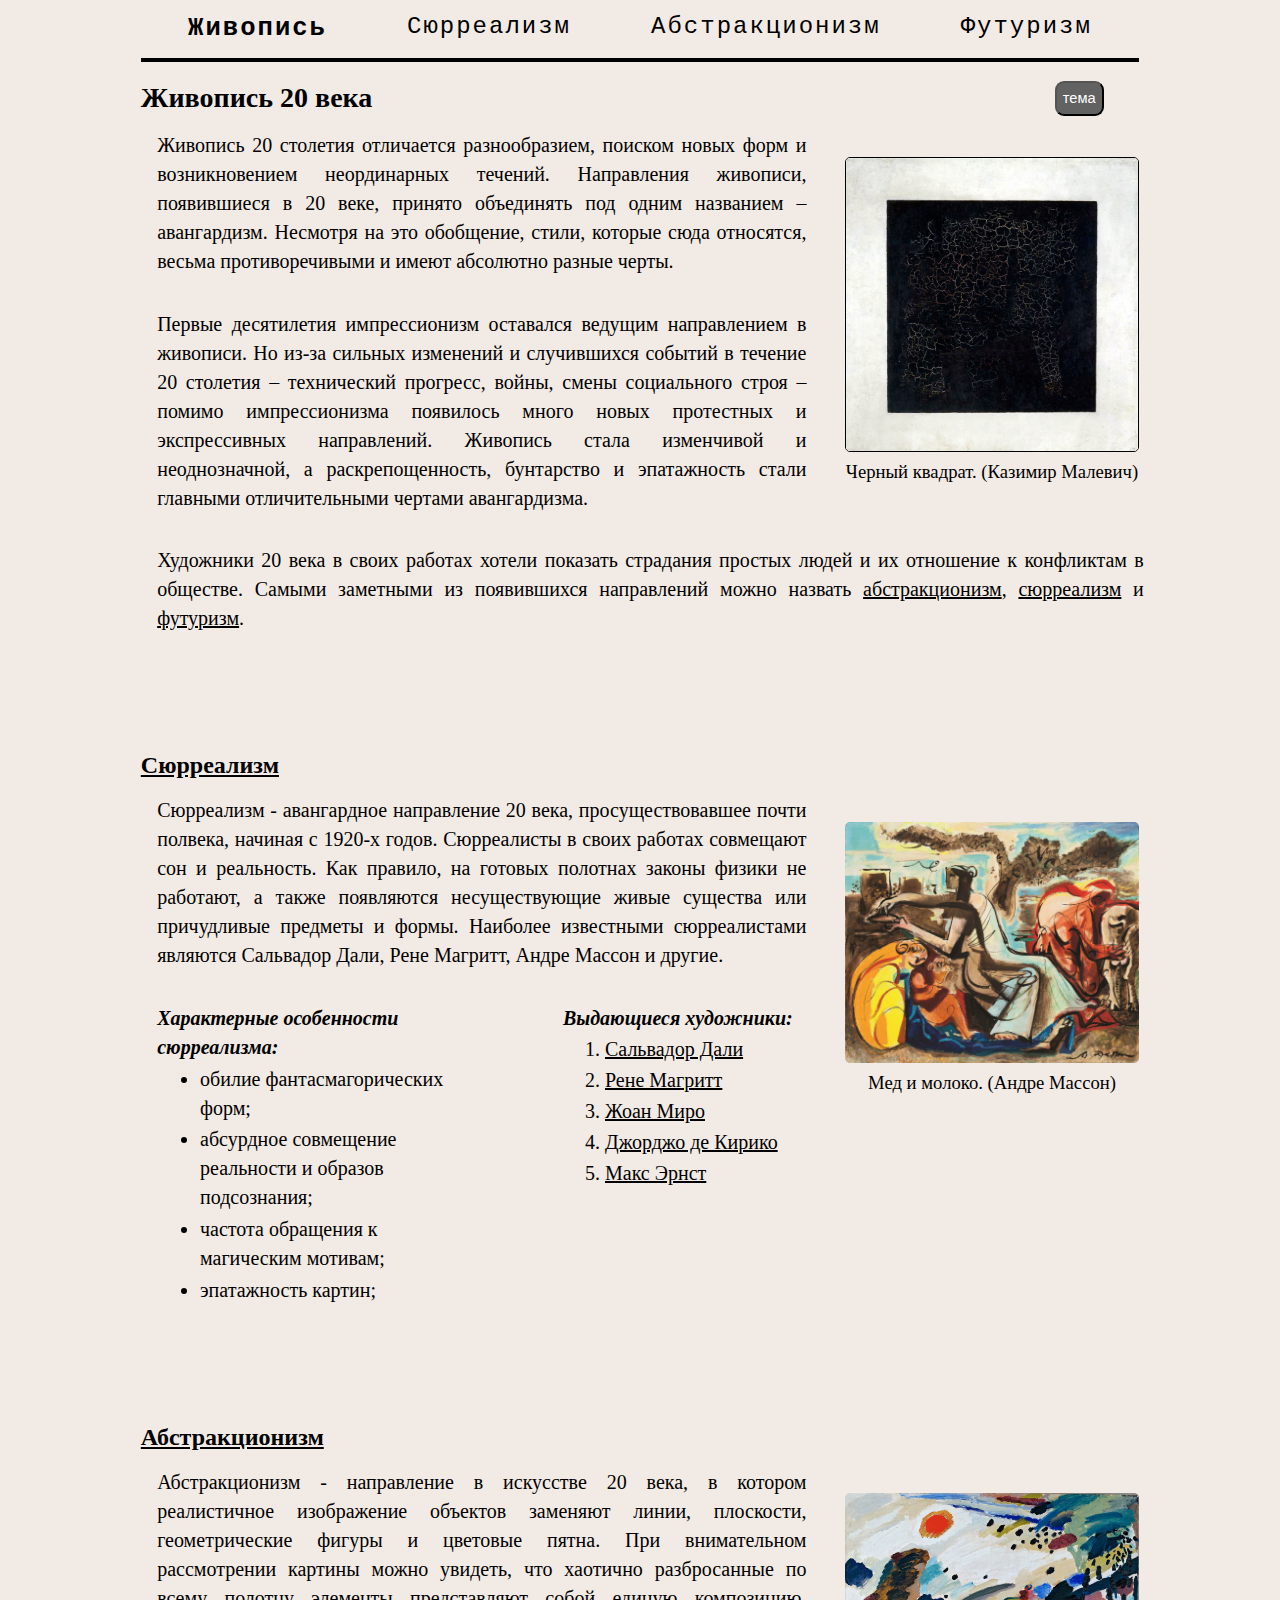
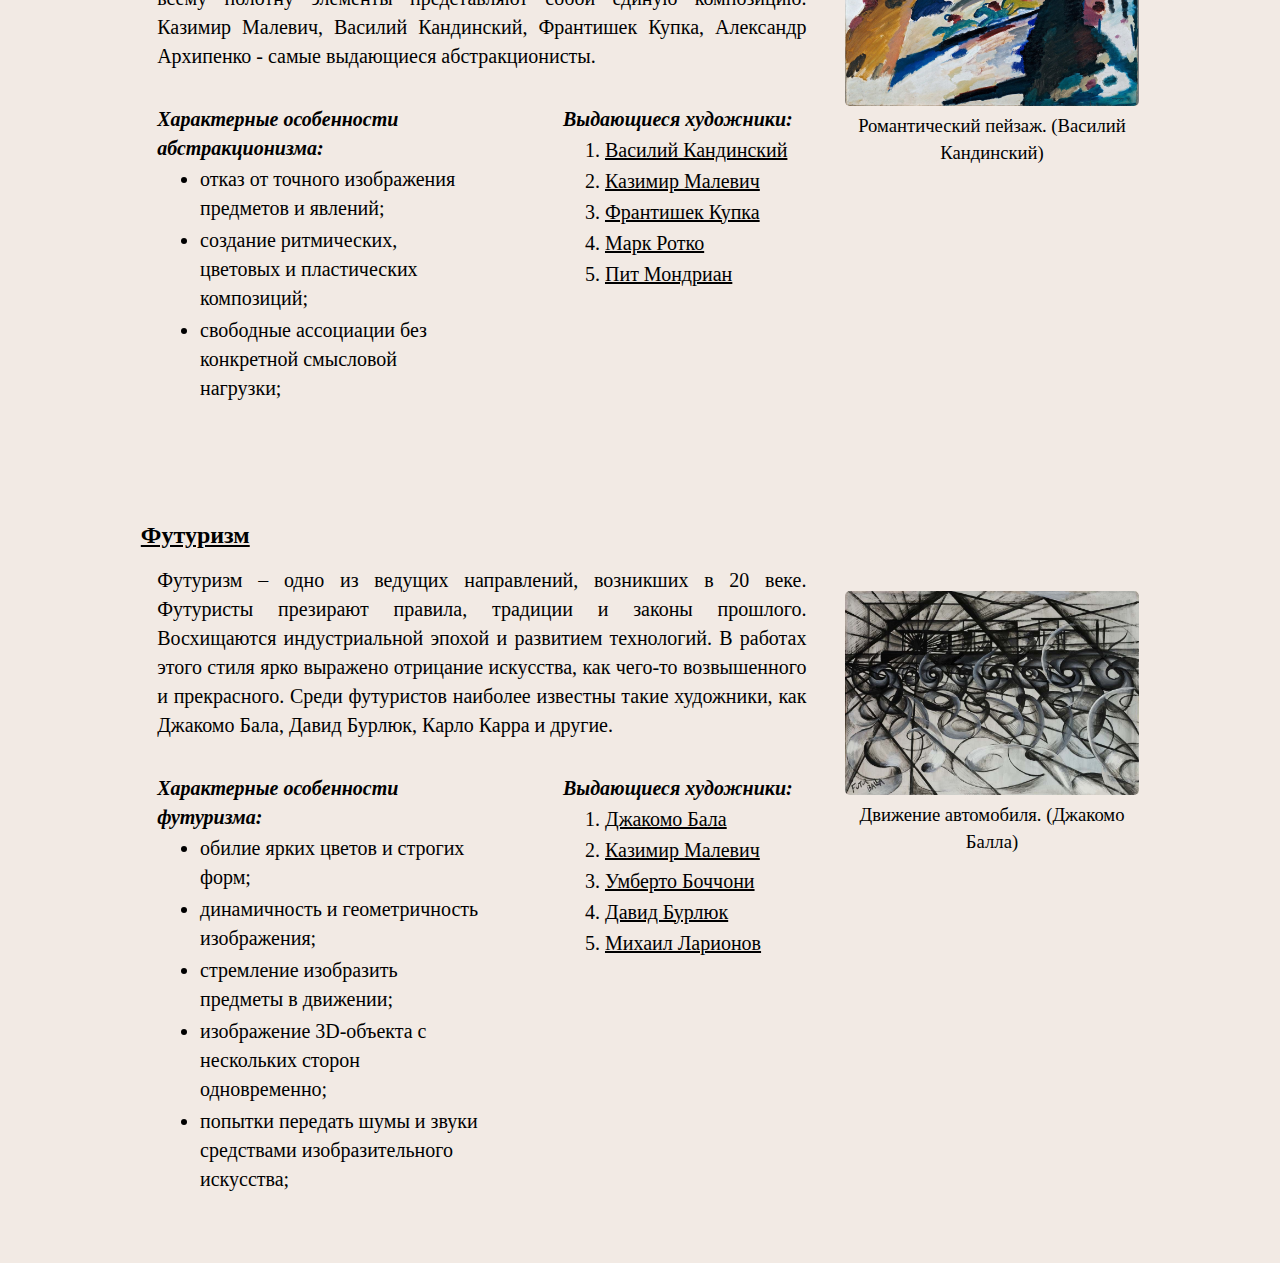
<file: index.html>
<!DOCTYPE HTML>
<html>
	<head>
		<title>
			Живопись 20 века
		</title>
		<meta charset = 'utf-8'>
		<meta name = 'viewport' content = 'width=device-width, initial-scale=1'>
		<link rel = 'stylesheet' href = 'glav.css'>
	</head>
	<body class = 'light'>
		<header>
			<nav>
				<a href = 'index.html' class = 'menu1'>
					Живопись
				</a>
				<a href = 'sur.html' class = 'menu'>
					Сюрреализм
				</a>
				<a href = 'abs.html' class = 'menu'>
					Абстракционизм
				</a>
				<a href = 'f.html' class = 'menu'>
					Футуризм
				</a>
			</nav>

		</header>
		<main>
			<article class = 'g'>
				<h1 class = 'z'>
					Живопись 20 века
				</h1>
				<div class = 'tema'>
					<button class = 'button' onclick = 'smena()'>
						тема
					</button>
				</div>
			</article>
			<div class = 'kartiny_glav'>
				<img src = 'kartiny/kvadrat_glav.png' class = 'kar_glav bor'>
				<p class = 'podpis_glav'>
					Черный квадрат. (Казимир Малевич)
				</p>
			</div>
			<article class = 'one_glav'>
				<p class = 'text_glav'>
					Живопись 20 столетия отличается разнообразием, поиском новых форм и
					возникновением неординарных течений. Направления живописи, появившиеся в 20 веке,
					принято объединять под одним названием – авангардизм. Несмотря на это обобщение,
					стили, которые сюда относятся, весьма противоречивыми и имеют абсолютно разные
					черты.
				</p>
				<br>
				<p class = 'text_glav'>
					Первые десятилетия импрессионизм оставался ведущим направлением в живописи.
					Но из-за сильных изменений и случившихся событий в течение 20 столетия –
					технический прогресс, войны, смены социального строя – помимо импрессионизма
					появилось много новых протестных и экспрессивных направлений. Живопись стала
					изменчивой и неоднозначной, а раскрепощенность, бунтарство и эпатажность стали
					главными отличительными чертами авангардизма.
				</p>
				<br>
				<p class = 'text_glav'>
					Художники 20 века в своих работах хотели показать страдания простых людей и
					их отношение к конфликтам в обществе. Самыми заметными из появившихся направлений
					можно назвать <a href = '#abs' class = 'ss'> абстракционизм</a>, <a href = '#sur' class = 'ss'> сюрреализм</a>
					и <a href = '#futur' class = 'ss'> футуризм</a>.
				</p>
			</article>

			<h2 class = 'z_1'>
				<a name = 'sur' href = 'sur.html' class = 'ss'> Сюрреализм </a>
			</h2>
			<div class = 'kartiny_glav'>
				<img src = 'kartiny/med_glav.jpg' class = 'kar_glav'>
				<p class = 'podpis_glav'>
					Мед и молоко. (Андре Массон)
				</p>
			</div>
			<article class = 'one_glav'>
				<p class = 'text_glav'>
					Сюрреализм - авангардное направление 20 века, просуществовавшее
					почти полвека, начиная с 1920-х годов. Сюрреалисты в своих
					работах совмещают сон и реальность. Как правило, на готовых
					полотнах законы физики не работают, а также появляются
					несуществующие живые существа или причудливые предметы и
					формы. Наиболее известными сюрреалистами являются Сальвадор
					Дали, Рене Магритт, Андре Массон и другие.
				</p>

				<br>
				<div class = 'spiski'>
					<article class = 'osob'>
						<i> <b> Характерные особенности сюрреализма: </b> </i>
						<ul>
							<li> обилие фантасмагорических форм; </li>
							<li> абсурдное совмещение реальности и образов подсознания; </li>
							<li> частота обращения к магическим мотивам; </li>
							<li> эпатажность картин; </li>
						</ul>
					</article>
					<article class = 'hud'>
						<i> <b> Выдающиеся художники: </b> </i>
						<ol class = 'ol_glav'>
							<li>
								<a href = 'sur.html#dali' class = 'ss'>
									Сальвадор Дали
								</a>
							</li>
							<li>
								<a href = 'sur.html#rene' class = 'ss'>
									Рене Магритт
								</a>
						 	</li>
							<li>
								<a href = 'sur.html#miro' class = 'ss'>
									Жоан Миро
								</a>
							</li>
							<li>
								<a href = 'sur.html#kiriko' class = 'ss'>
									Джорджо де Кирико
								</a>
							</li>
							<li>
								<a href = 'sur.html#ernst' class = 'ss'>
									Макс Эрнст
								</a>
							</li>
						</ol>
					</article>
				</div>
			</article>

			<h2 class = 'z_1'>
				<a name = 'abs' href = 'abs.html' class = 'ss'> Абстракционизм </a>
			</h2>
			<div class = 'kartiny_glav'>
				<img src = 'kartiny/romantic_glav.jpeg' class = 'kar_glav'>
				<p class = 'podpis_glav'>
					Романтический пейзаж. (Василий Кандинский)
				</p>
			</div>
			<article class = 'one_glav'>
				<p class = 'text_glav'>
					Абстракционизм - направление в искусстве 20 века, в котором
					реалистичное изображение объектов заменяют линии, плоскости,
					геометрические фигуры и цветовые пятна. При внимательном рассмотрении
					картины можно увидеть, что хаотично разбросанные по всему
					полотну элементы представляют собой единую композицию. Казимир
					Малевич, Василий Кандинский, Франтишек Купка, Александр Архипенко -
					самые выдающиеся абстракционисты.
				</p>
				<br>
				<div class = 'spiski'>
					<article class = 'osob'>
						<i> <b> Характерные особенности абстракционизма: </b> </i>
						<ul>
							<li> отказ от точного изображения предметов и явлений; </li>
							<li> создание ритмических, цветовых и пластических композиций; </li>
							<li> свободные ассоциации без конкретной смысловой нагрузки; </li>
						</ul>
					</article>
					<article class = 'hud'>
						<i> <b> Выдающиеся художники: </b> </i>
						<ol class = 'ol_glav'>
							<li>
								<a href = 'abs.html#kand' class = 'ss'>
									Василий Кандинский
								</a>
							</li>
							<li>
								<a href = 'abs.html#malevich' class = 'ss'>
									Казимир Малевич
								</a>
						 	</li>
							<li>
								<a href = 'abs.html#kupka' class = 'ss'>
									Франтишек Купка
								</a>
							</li>
							<li>
								<a href = 'abs.html#rotko' class = 'ss'>
									Марк Ротко
								</a>
							</li>
							<li>
								<a href = 'abs.html#pit' class = 'ss'>
									Пит Мондриан
								</a>
							</li>
						</ol>
					</article>
			</article>

			<h2 class = 'z_1'>
				<a name = 'futur' href = 'f.html' class = 'ss'> Футуризм </a>
			</h2>
			<div class = 'kartiny_glav'>
				<img src = 'kartiny/avtomobil_glav.jpg' class = 'kar_glav'>
				<p class = 'podpis_glav'>
					Движение автомобиля. (Джакомо Балла)
				</p>
			</div>
			<article class = 'one_glav'>
				<p class = 'text_glav'>
					Футуризм – одно из ведущих направлений, возникших в
					20 веке. Футуристы презирают правила, традиции и
					законы прошлого. Восхищаются индустриальной эпохой
					и развитием технологий. В работах этого стиля ярко
					выражено отрицание искусства, как чего-то возвышенного
					и прекрасного. Среди футуристов наиболее известны такие
					художники, как Джакомо Бала, Давид Бурлюк, Карло Карра
					и другие.
				</p>


				<br>
				<div class = 'spiski'>
					<article class = 'osob'>
						<i> <b> Характерные особенности футуризма: </b> </i>
						<ul>
							<li> обилие ярких цветов и строгих форм; </li>
							<li> динамичность и геометричность изображения; </li>
							<li> стремление изобразить предметы в движении; </li>
							<li> изображение 3D-объекта с нескольких сторон одновременно; </li>
							<li> попытки передать шумы и звуки средствами изобразительного искусства; </li>
						</ul>
					</article>
					<article class = 'hud'>
						<i> <b> Выдающиеся художники: </b> </i>
						<ol class = 'ol_glav'>
							<li>
								<a href = 'f.html#bala' class = 'ss'>
									Джакомо Бала
								</a>
							</li>
							<li>
								<a href = 'f.html#russolo' class = 'ss'>
									Казимир Малевич
								</a>
						 	</li>
							<li>
								<a href = 'f.html#umberto' class = 'ss'>
									Умберто Боччони
								</a>
							</li>
							<li>
								<a href = 'f.html#david' class = 'ss'>
									Давид Бурлюк
								</a>
							</li>
							<li>
								<a href = 'f.html#larionov' class = 'ss'>
									Михаил Ларионов
								</a>
							</li>
						</ol>
					</article>
			</article>
			<br>
			<br>
			<br>
		</main>
	</body>
	<script src = 'glav.js'>
	</script>
</html>
</file>
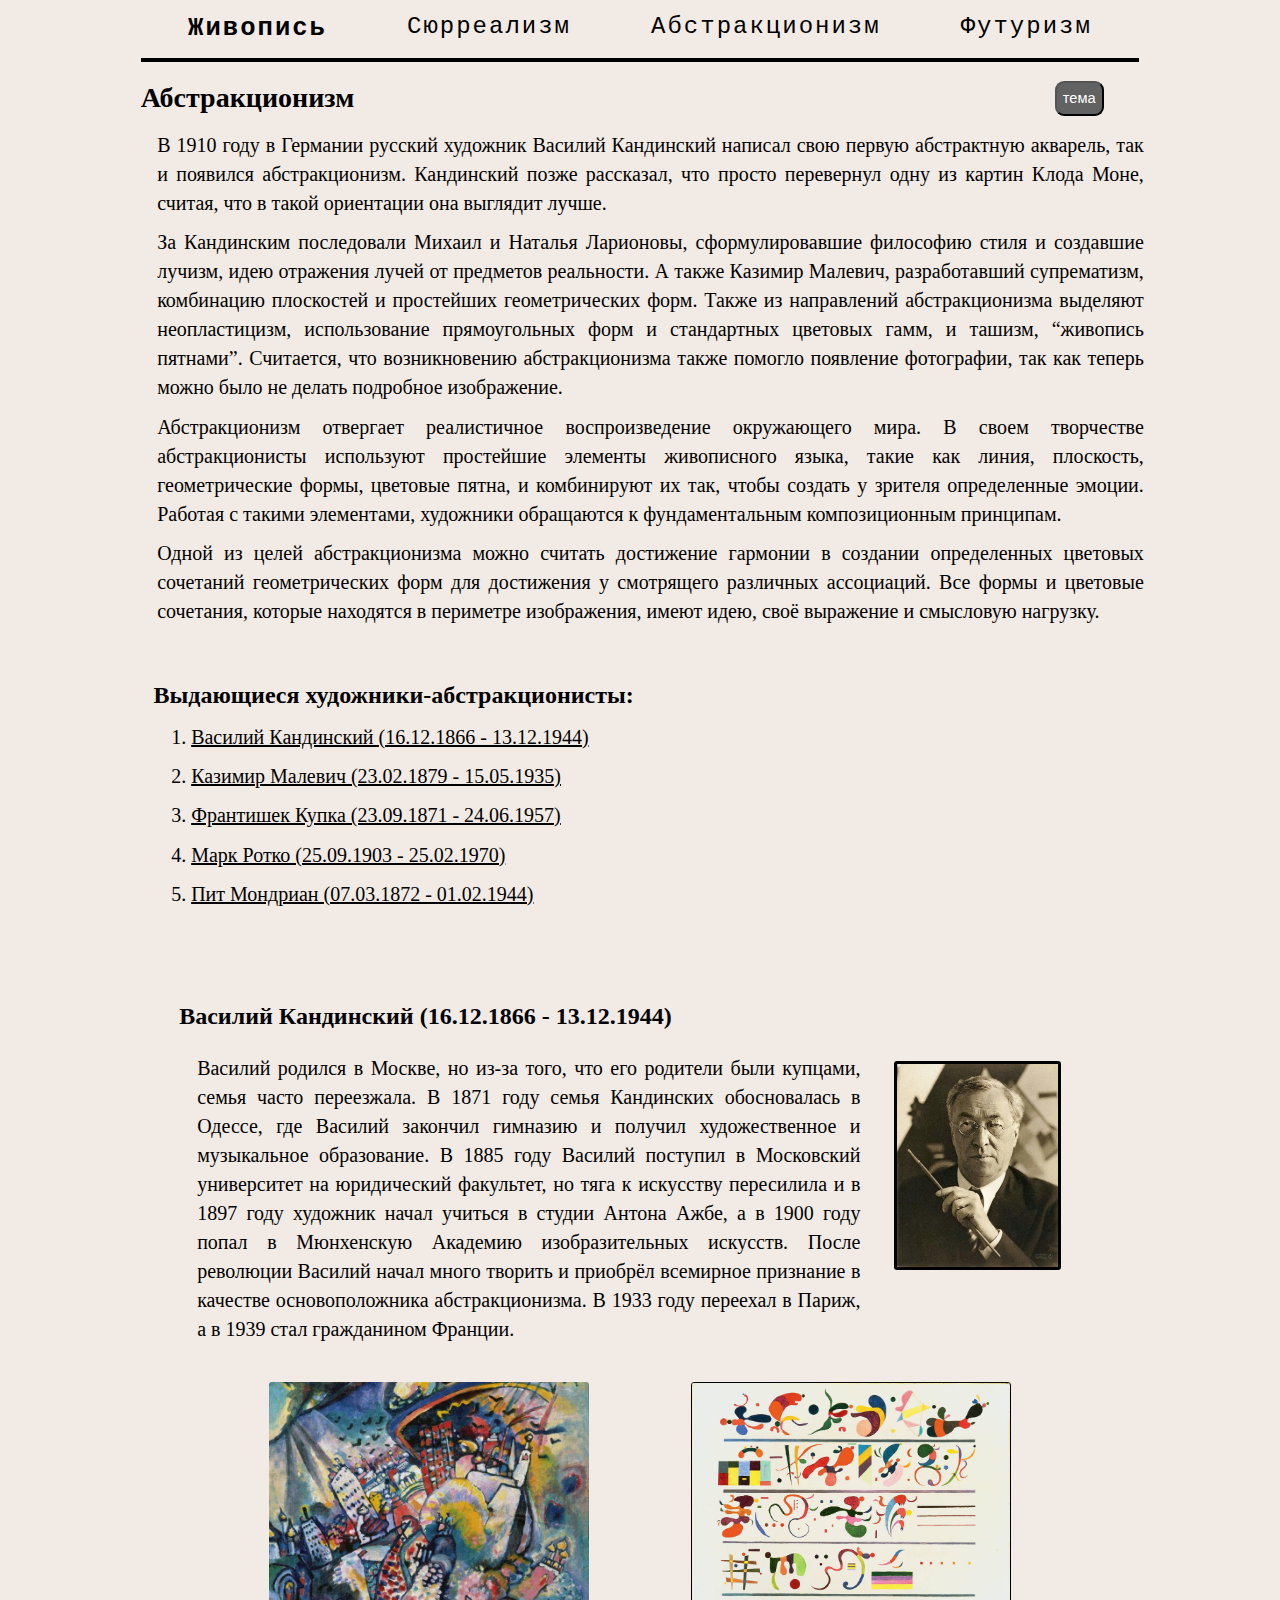
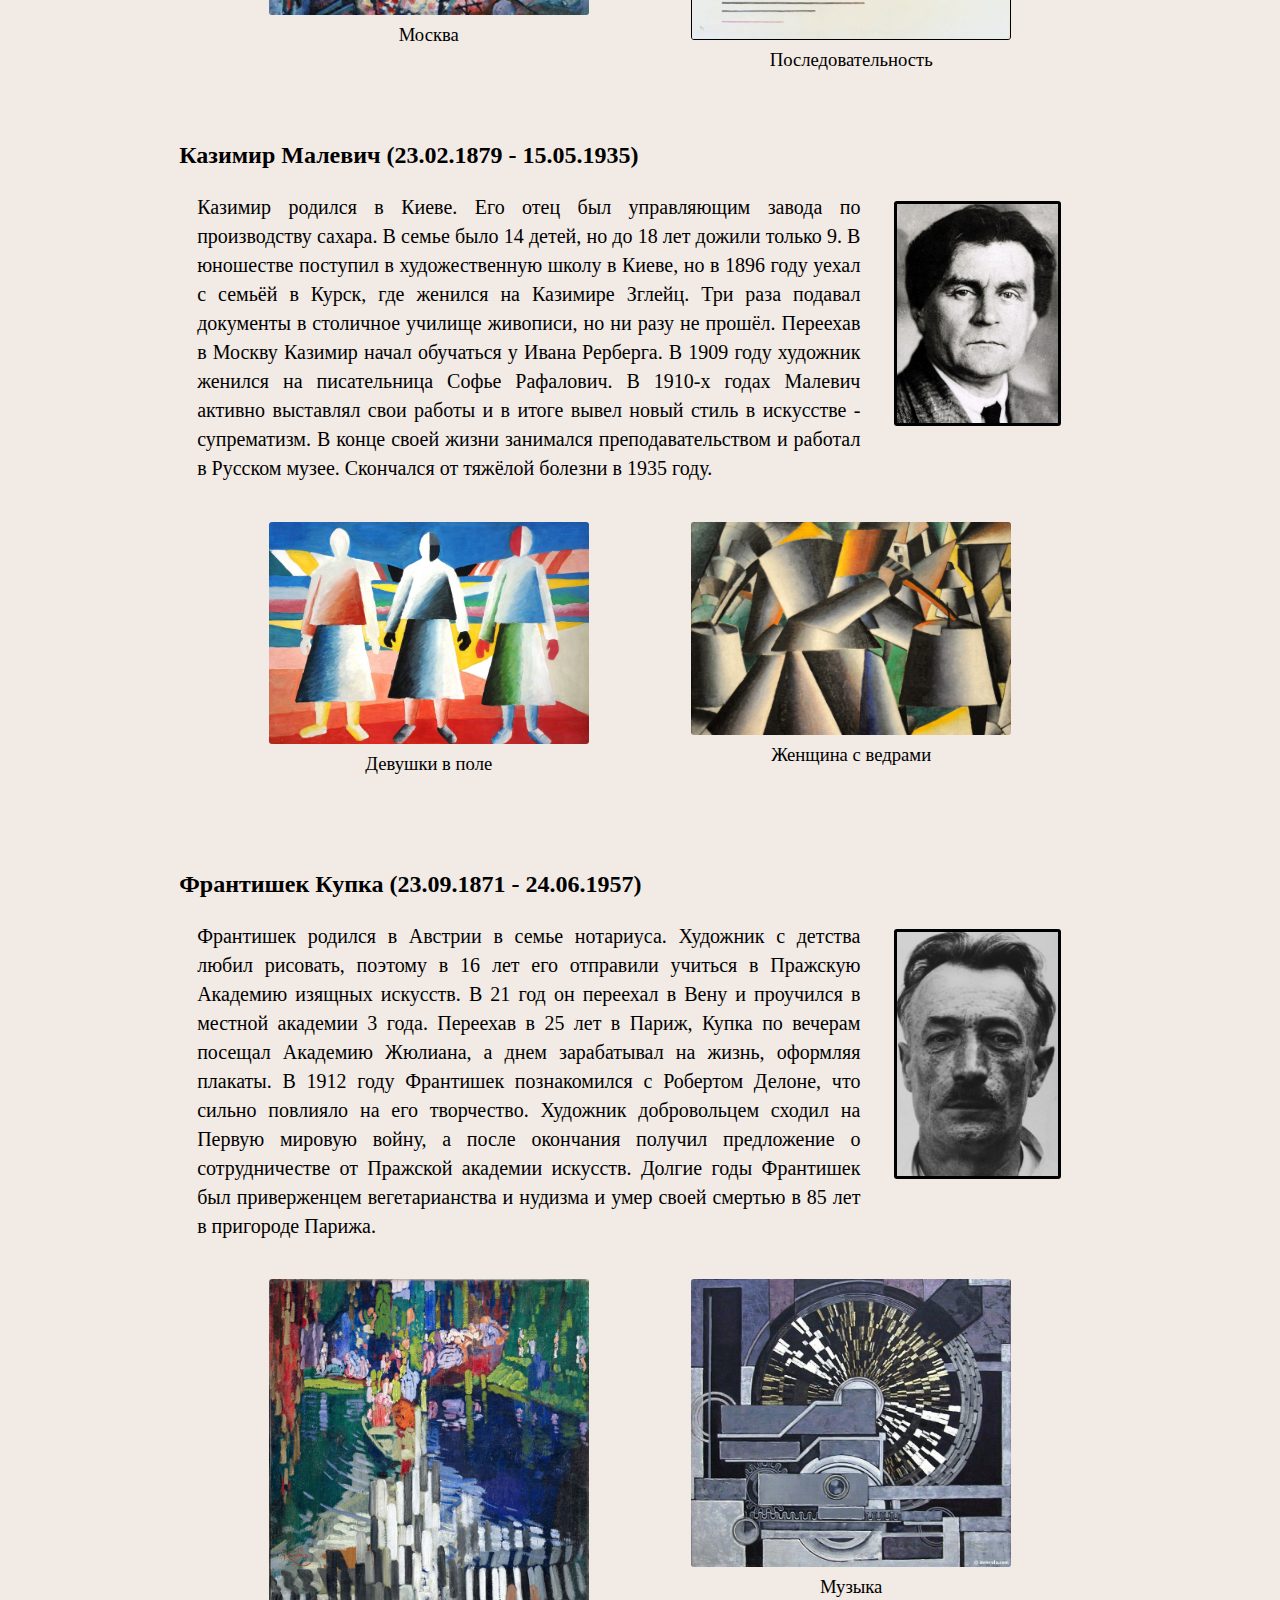
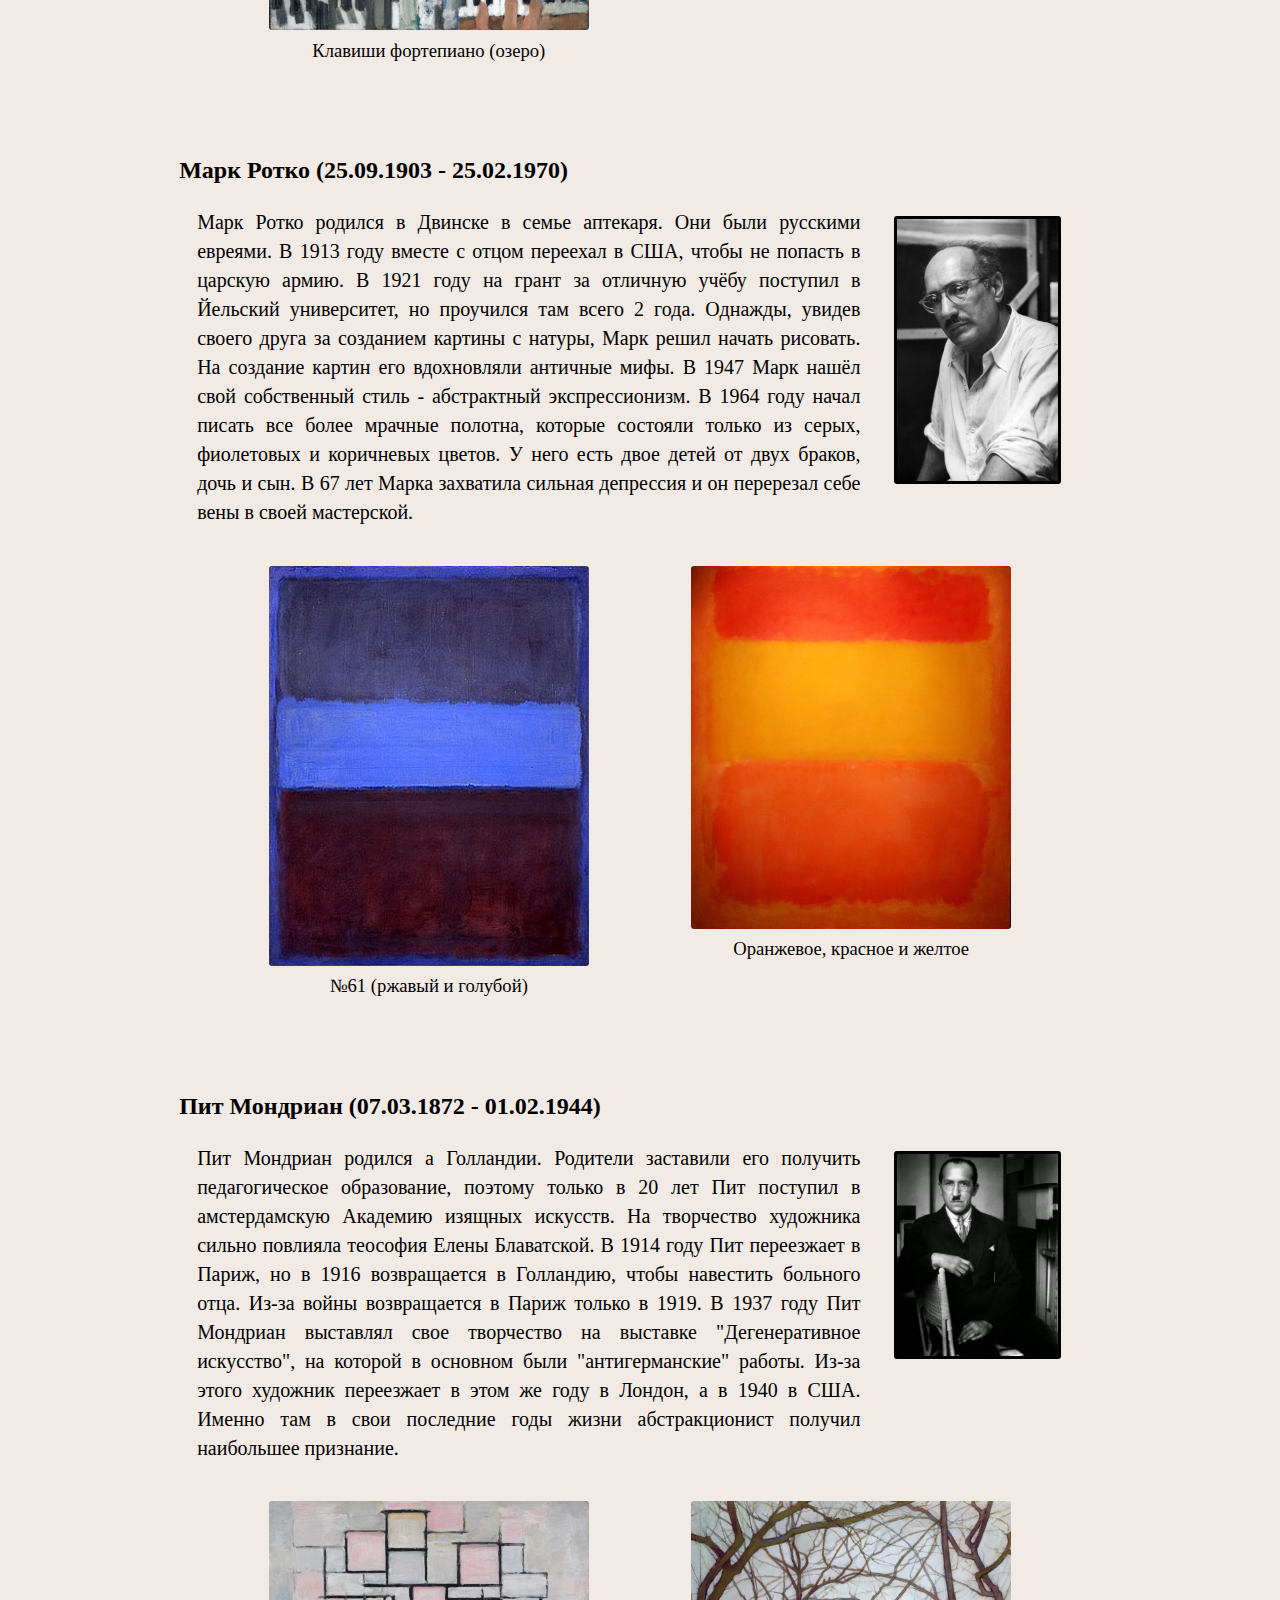
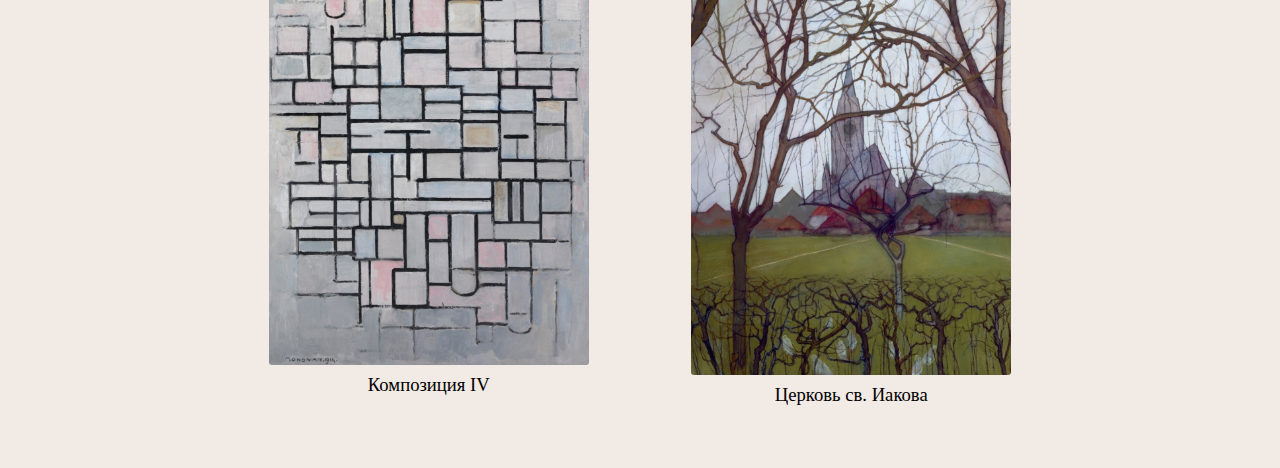
<file: abs.html>
<!DOCTYPE HTML>
<html>
	<head>
		<title>
			Абстракционизм
		</title>
		<meta charset = 'utf-8'>
		<meta name = 'viewport' content = 'width=device-width, initial-scale=1'>
		<link rel = 'stylesheet' href = 'glav.css'>
		<script src = 'glav.js'>
		</script>
	</head>
	<body class = 'light'>
		<header>
			<nav>
				<a href = 'index.html' class = 'menu1'>
					Живопись
				</a>
				<a href = 'sur.html' class = 'menu'>
					Сюрреализм
				</a>
				<a href = 'abs.html' class = 'menu'>
					Абстракционизм
				</a>
				<a href = 'f.html' class = 'menu'>
					Футуризм
				</a>
			</nav>
		</header>
		<main>
			<article class = 'g'>
				<h1 class = 'z'>
					Абстракционизм
				</h1>
				<div class = 'tema'>
					<button class = 'button' onclick = 'smena()'>
						тема
					</button>
				</div>
			</article>
			<article class = 'one_glav'>
				<p class = 'text_glav'>
					В 1910 году в Германии русский художник Василий Кандинский написал
					свою первую абстрактную акварель, так и появился абстракционизм.
					Кандинский позже рассказал, что просто перевернул одну из картин Клода Моне,
					считая, что в такой ориентации она выглядит лучше.
				</p>
				<p class = 'text_glav'>
					За Кандинским последовали Михаил и Наталья Ларионовы, сформулировавшие философию стиля и создавшие
					лучизм, идею отражения лучей от предметов реальности. А также Казимир Малевич,
					разработавший супрематизм, комбинацию плоскостей и простейших геометрических
					форм. Также из направлений абстракционизма выделяют неопластицизм,
					использование прямоугольных форм и стандартных цветовых гамм, и ташизм,
					“живопись пятнами”. Считается, что возникновению абстракционизма также
					помогло появление фотографии, так как теперь можно было не делать подробное
					изображение.
				</p>
				<p class = 'text_glav'>
					Абстракционизм отвергает реалистичное воспроизведение окружающего мира.
					В своем творчестве абстракционисты используют простейшие элементы живописного
					языка, такие как линия, плоскость, геометрические формы, цветовые пятна,
					и комбинируют их так, чтобы создать у зрителя определенные эмоции. Работая
					с такими элементами, художники обращаются к фундаментальным композиционным
					принципам.
				</p>
				<p class = 'text_glav'>
					Одной из целей абстракционизма можно считать достижение гармонии
					в создании определенных цветовых сочетаний геометрических форм для достижения
					у смотрящего различных ассоциаций. Все формы и цветовые сочетания, которые
					находятся в периметре изображения, имеют идею, своё выражение и смысловую нагрузку.
				</p>
			</article>
			<h2 class = 'z_f'>
				Выдающиеся художники-абстракционисты:
			</h2>
			<ol>
				<li>
					<a href = '#kand' class = 'ss'> Василий Кандинский (16.12.1866 - 13.12.1944)  </a>
				</li>
				<li>
					<a href = '#malevich' class = 'ss'> Казимир Малевич (23.02.1879 - 15.05.1935)  </a>
				</li>
				<li>
					<a href = '#kupka' class = 'ss'> Франтишек Купка (23.09.1871 - 24.06.1957) </a>
				</li>
				<li>
					<a href = '#rotko' class = 'ss'> Марк Ротко (25.09.1903 - 25.02.1970) </a>
				</li>
				<li>
					<a href = '#pit' class = 'ss'> Пит Мондриан (07.03.1872 - 01.02.1944)</a>
				</li>

			</ol>
			<h2 class = 'hud_f'>
				<a name = 'kand'> Василий Кандинский (16.12.1866 - 13.12.1944) </a>
			</h2>

			<article class = 'one_f'>
				<img src = 'hud/kand.jpg' class = 'kar_l'>
				<p class = 'text_f'>
					Василий родился в Москве, но из-за того, что его родители были купцами,
					семья часто переезжала. В 1871 году семья Кандинских обосновалась
					в Одессе, где Василий закончил гимназию и получил художественное и
					музыкальное образование. В 1885 году Василий поступил в Московский
					университет на юридический факультет, но тяга к искусству пересилила
					и в 1897 году художник начал учиться в студии Антона Ажбе, а в 1900
					году попал в Мюнхенскую Академию изобразительных искусств. После
					революции Василий начал много творить и приобрёл всемирное признание
					в качестве основоположника абстракционизма. В 1933 году переехал в
					Париж, а в 1939 стал гражданином Франции.
				</p>
			</article>
			<article class = 'rab_f_one'>
				<img src = 'kartiny/posled_kand.jpg' class = 'rab_f bor'>
				<p class = 'podpis_glav'>
					Последовательность
				</p>
			</article>
			<article class = 'rab_f_two'>
				<img src = 'kartiny/moskva_kand.jpg' class = 'rab_f'>
				<p class = 'podpis_glav'>
					Москва
				</p>
			</article>

			<h2 class = 'hud_f'>
				<a name = 'malevich'> Казимир Малевич (23.02.1879 - 15.05.1935) </a>
			</h2>
			<article class = 'one_f'>
				<img src = 'hud/malevich.jpg' class = 'kar_l'>
				<p class = 'text_f'>
					Казимир родился в Киеве. Его отец был управляющим завода по производству
					сахара. В семье было 14 детей, но до 18 лет дожили только 9. В
					юношестве поступил в художественную школу в Киеве, но в 1896 году
					уехал с семьёй в Курск, где женился на Казимире Зглейц. Три раза
					подавал документы в столичное училище живописи, но ни разу не
					прошёл. Переехав в Москву Казимир начал обучаться у Ивана Рерберга.
					В 1909 году художник женился на писательница Софье Рафалович.
					В 1910-х годах Малевич активно выставлял свои работы и в итоге
					вывел новый стиль в искусстве - супрематизм. В конце своей жизни
					занимался преподавательством и работал в Русском музее. Скончался
					от тяжёлой болезни в 1935 году.
				</p>
			</article>
			<article class = 'rab_f_one'>
				<img src = 'kartiny/vedra_malevich.jpg' class = 'rab_f'>
				<p class = 'podpis_glav'>
					Женщина с ведрами
				</p>
			</article>
			<article class = 'rab_f_two'>
				<img src = 'kartiny/pole_malevich.jpg' class = 'rab_f'>
				<p class = 'podpis_glav'>
					Девушки в поле
				</p>
			</article>

			<h2 class = 'hud_f'>
				<a name = 'kupka'> Франтишек Купка (23.09.1871 - 24.06.1957) </a>
			</h2>
			<article class = 'one_f'>
				<img src = 'hud/kupka.jpg' class = 'kar_l'>
				<p class = 'text_f'>
					Франтишек родился в Австрии в семье нотариуса. Художник с
					детства любил рисовать, поэтому в 16 лет его отправили учиться в
					Пражскую Академию изящных искусств. В 21 год он переехал в Вену
					и проучился в местной академии 3 года. Переехав в 25 лет в Париж,
					Купка по вечерам посещал Академию Жюлиана, а днем зарабатывал на
					жизнь, оформляя плакаты. В 1912 году Франтишек познакомился с
					Робертом Делоне, что сильно повлияло на его творчество. Художник
					добровольцем сходил на Первую мировую войну, а после окончания
					получил предложение о сотрудничестве от Пражской академии искусств.
					Долгие годы Франтишек был приверженцем вегетарианства и нудизма и
					умер своей смертью в 85 лет в пригороде Парижа.
				</p>
			</article>
			<article class = 'rab_f_one'>
				<img src = 'kartiny/music_kupka.jpg' class = 'rab_f'>
				<p class = 'podpis_glav'>
					Музыка
				</p>
			</article>
			<article class = 'rab_f_two'>
				<img src = 'kartiny/ozero_kupka.jpg' class = 'rab_f'>
				<p class = 'podpis_glav'>
					Клавиши фортепиано (озеро)
				</p>
			</article>

			<h2 class = 'hud_f'>
				<a name = 'rotko'> Марк Ротко (25.09.1903 - 25.02.1970) </a>
			</h2>
			<article class = 'one_f'>
				<img src = 'hud/rotko.jpg' class = 'kar_l'>
				<p class = 'text_f'>
					Марк Ротко родился в Двинске в семье аптекаря. Они были русскими евреями.
					В 1913 году вместе с отцом переехал в США, чтобы не попасть в царскую армию.
					В 1921 году на грант за отличную учёбу
					поступил в Йельский университет, но проучился там всего 2 года. Однажды, увидев
					своего друга за созданием  картины с натуры, Марк решил начать рисовать. На создание
					картин его вдохновляли античные мифы. В 1947 Марк нашёл свой собственный стиль -
					абстрактный экспрессионизм. В 1964 году начал писать все более мрачные полотна,
					которые состояли только из серых, фиолетовых и коричневых цветов. У него есть двое детей
					от двух браков, дочь и сын. В 67 лет Марка захватила сильная депрессия и он перерезал себе
					вены в своей мастерской.

				</p>
			</article>
			<article class = 'rab_f_one'>
				<img src = 'kartiny/red_rotko.jpg' class = 'rab_f'>
				<p class = 'podpis_glav'>
					Оранжевое, красное и желтое
				</p>
			</article>
			<article class = 'rab_f_two'>
				<img src = 'kartiny/blue_rotko.jpg' class = 'rab_f'>
				<p class = 'podpis_glav'>
					№61 (ржавый и голубой)
				</p>
			</article>

			<h2 class = 'hud_f'>
				<a name = 'pit'> Пит Мондриан (07.03.1872 - 01.02.1944) </a>
			</h2>
			<article class = 'one_f'>
				<img src = 'hud/pit.jpg' class = 'kar_l'>
				<p class = 'text_f'>
					Пит Мондриан родился а Голландии. Родители заставили его получить педагогическое
					образование, поэтому только в 20 лет Пит поступил в амстердамскую Академию изящных искусств.
					На творчество художника сильно повлияла теософия Елены Блаватской. В 1914 году Пит
					переезжает в Париж, но в 1916 возвращается в Голландию, чтобы навестить больного отца.
					Из-за войны возвращается в Париж только в 1919. В 1937 году Пит Мондриан выставлял свое
					творчество на выставке "Дегенеративное искусство", на которой в основном были
					"антигерманские" работы. Из-за этого художник переезжает в этом же году в Лондон,
					а в 1940 в США. Именно там в свои последние годы жизни абстракционист получил наибольшее признание.

				</p>
			</article>
			<article class = 'rab_f_one'>
				<img src = 'kartiny/cerkov_pit.jpg' class = 'rab_f'>
				<p class = 'podpis_glav'>
					Церковь св. Иакова
				</p>
			</article>
			<article class = 'rab_f_two'>
				<img src = 'kartiny/four_pit.jpg' class = 'rab_f'>
				<p class = 'podpis_glav'>
					Композиция IV
				</p>
			</article>
		</main>
		<br>
		<br>
		<br>
	</body>
</html>
</file>
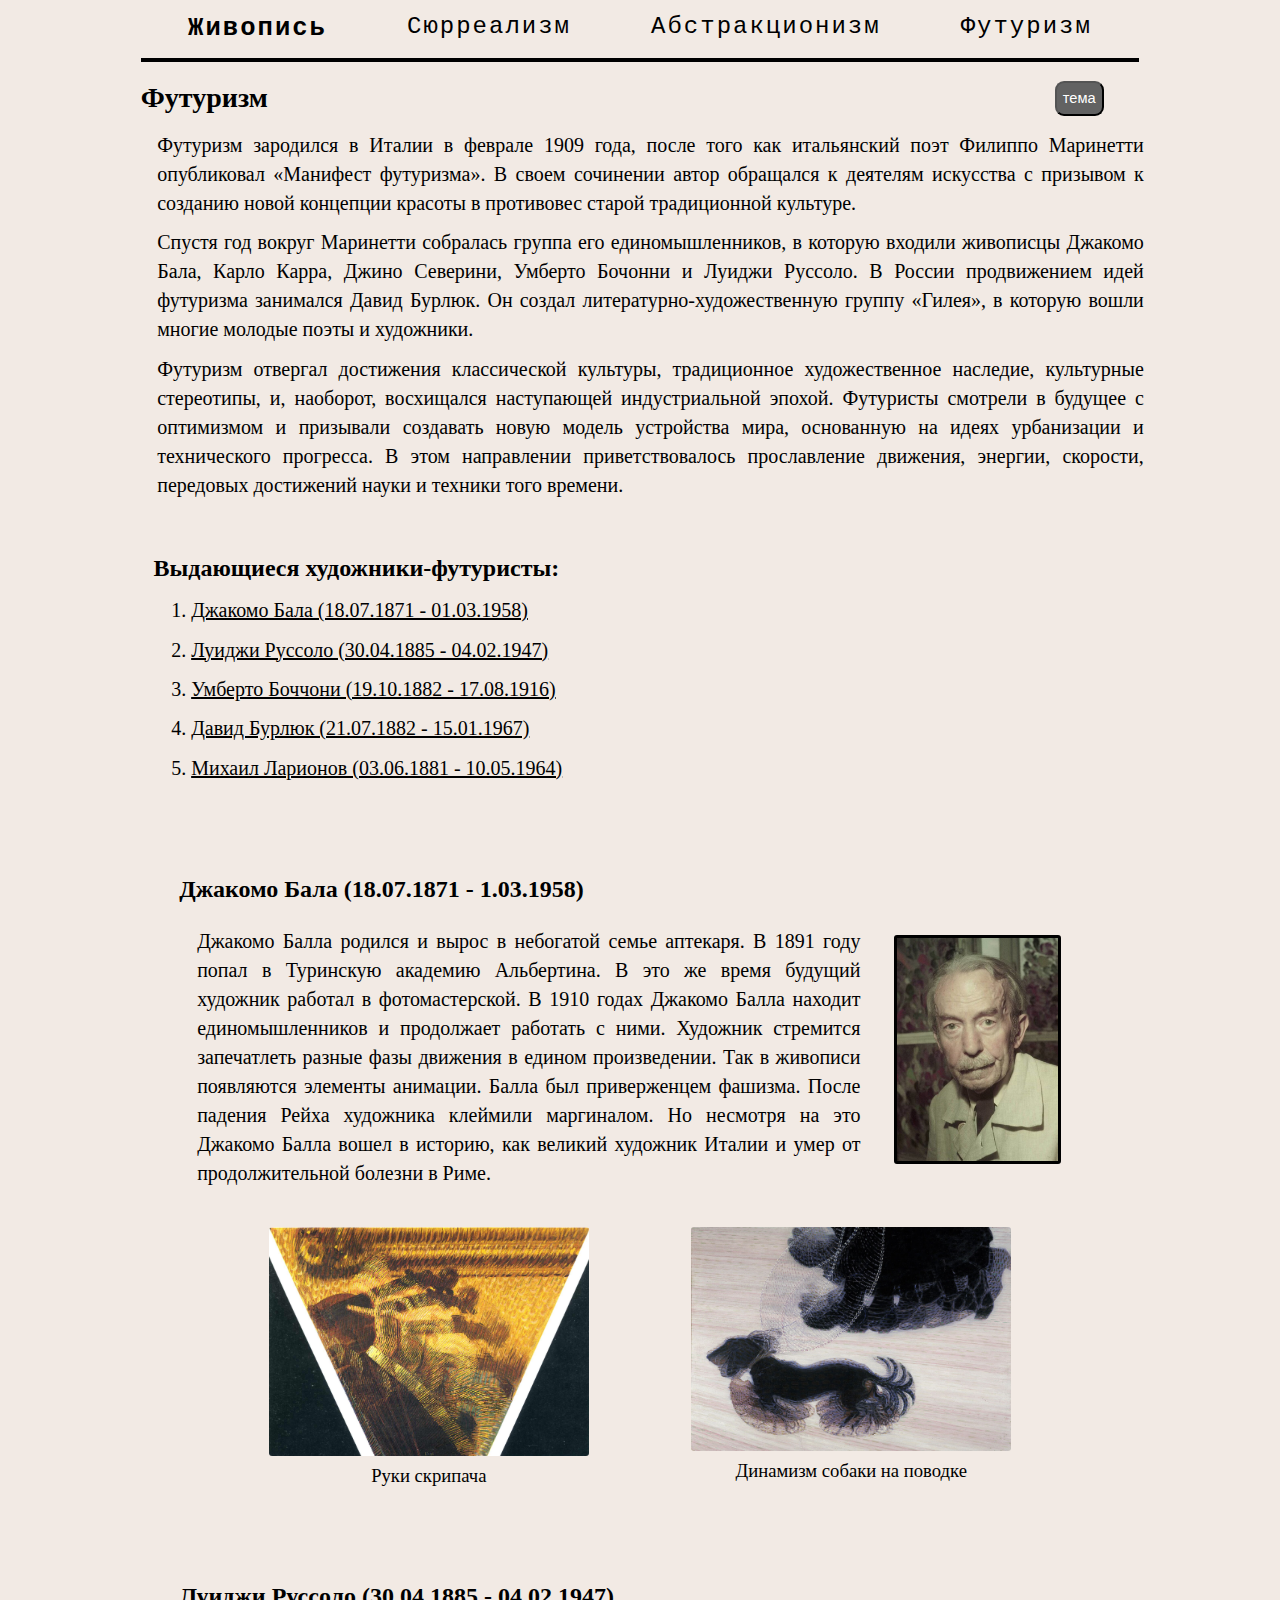
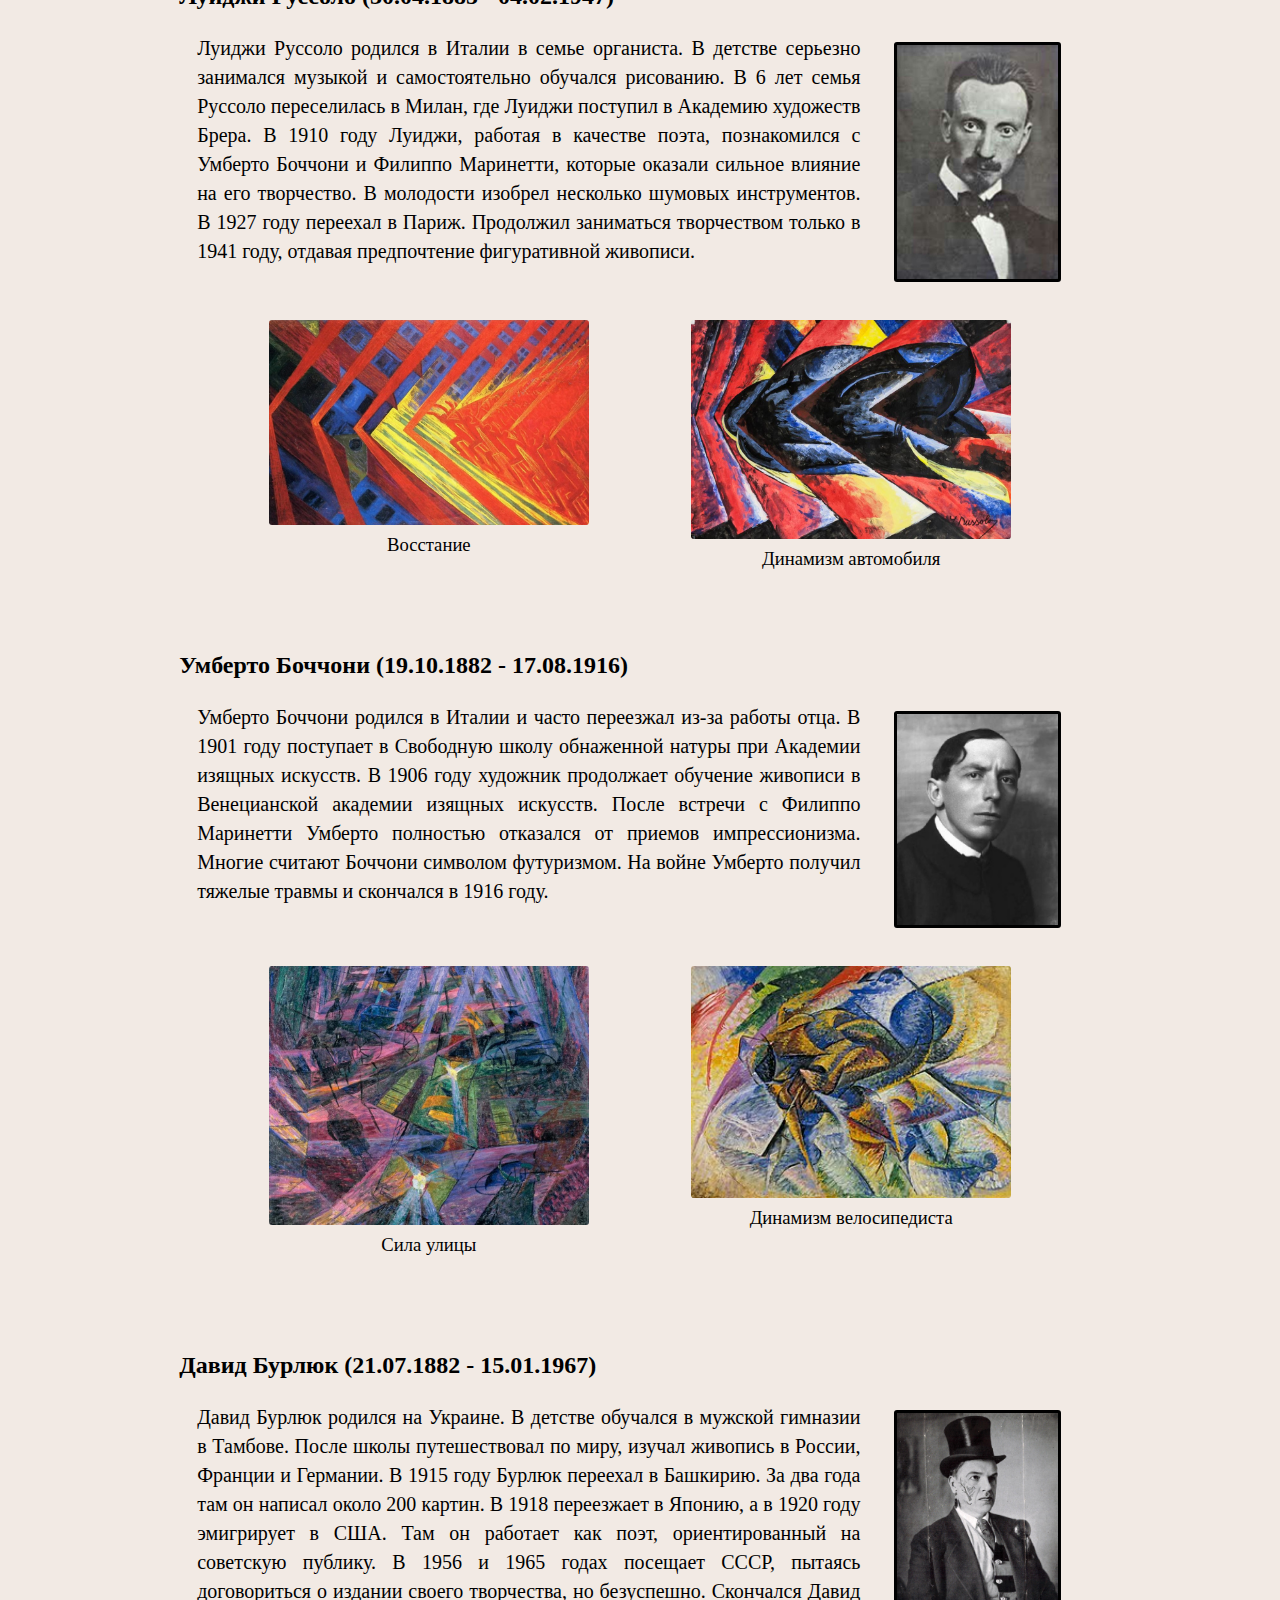
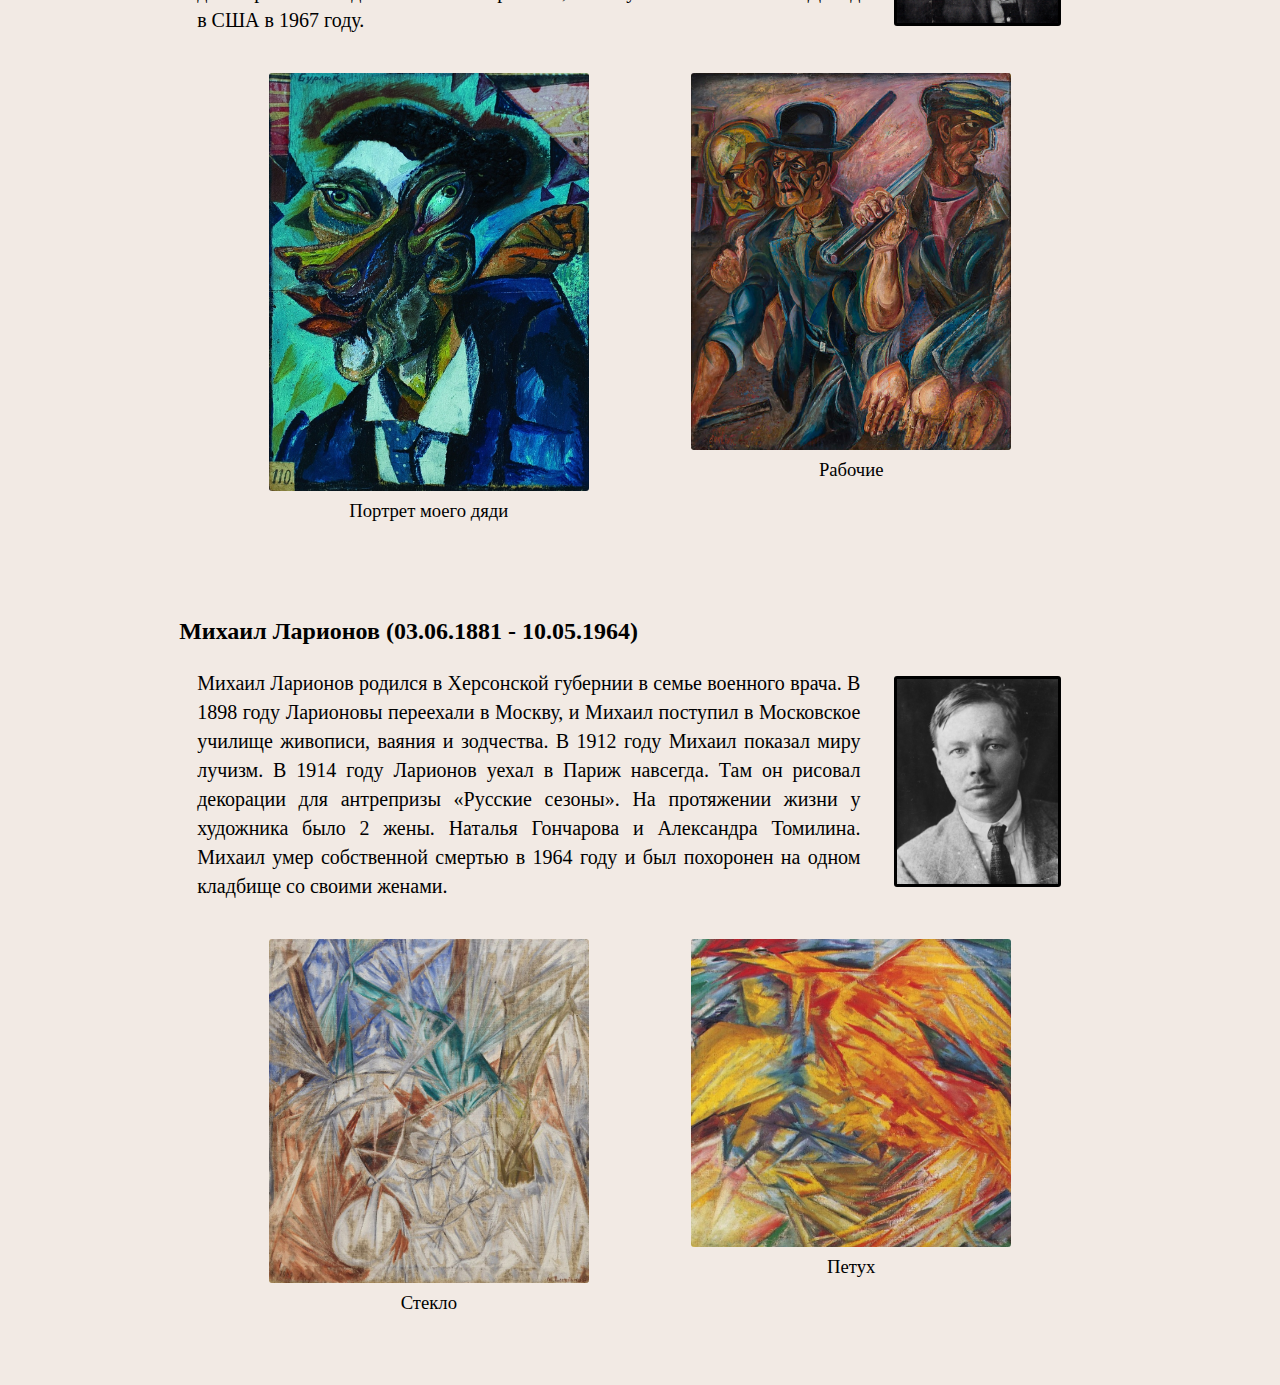
<file: f.html>
<!DOCTYPE HTML>
<html>
	<head>
		<title>
			Футуризм
		</title>
		<meta charset = 'utf-8'>
		<meta name = 'viewport' content = 'width=device-width, initial-scale=1'>
		<link rel = 'stylesheet' href = 'glav.css'>
		<script src = 'glav.js'>
		</script>
	</head>
	<body class = 'light'>
		<header>
			<nav>
				<a href = 'index.html' class = 'menu1'>
					Живопись
				</a>
				<a href = 'sur.html' class = 'menu'>
					Сюрреализм
				</a>
				<a href = 'abs.html' class = 'menu'>
					Абстракционизм
				</a>
				<a href = 'f.html' class = 'menu'>
					Футуризм
				</a>
			</nav>
		</header>
		<main>
			<article class = 'g'>
				<h1 class = 'z'>
					Футуризм
				</h1>
				<div class = 'tema'>
					<button class = 'button' onclick = 'smena()'>
						тема
					</button>
				</div>
			</article>
			<article class = 'one_glav'>
				<p class = 'text_glav'>
					Футуризм зародился в Италии в феврале 1909 года, после того как итальянский
					поэт Филиппо Маринетти опубликовал «Манифест футуризма». В своем сочинении автор
					обращался к деятелям искусства с призывом к созданию новой концепции красоты в
					противовес старой традиционной культуре.
				</p>
				<p class = 'text_glav'>
					Спустя год вокруг Маринетти собралась
					группа его единомышленников, в которую входили живописцы Джакомо Бала,
					Карло Карра, Джино Северини, Умберто Бочонни и Луиджи Руссоло. В России
					продвижением идей футуризма занимался Давид Бурлюк. Он создал
					литературно-художественную группу «Гилея», в которую вошли многие молодые
					поэты и художники.
				</p>
				<p class = 'text_glav'>
					Футуризм отвергал достижения классической культуры, традиционное художественное
					наследие, культурные стереотипы, и, наоборот, восхищался наступающей индустриальной
					эпохой. Футуристы смотрели в будущее с оптимизмом и призывали создавать новую модель
					устройства мира, основанную на идеях урбанизации и технического прогресса.
					В этом направлении приветствовалось прославление движения, энергии, скорости,
					передовых достижений науки и техники того времени.
				</p>
			</article>
			<h2 class = 'z_f'>
				Выдающиеся художники-футуристы:
			</h2>
			<ol>
				<li>
					<a href = '#bala' class = 'ss'> Джакомо Бала (18.07.1871 - 01.03.1958) </a>
				</li>
				<li>
					<a href = '#russolo' class = 'ss'> Луиджи Руссоло (30.04.1885 - 04.02.1947) </a>
				</li>
				<li>
					<a href = '#umberto' class = 'ss'> Умберто Боччони (19.10.1882 - 17.08.1916) </a>
				</li>
				<li>
					<a href = '#david' class = 'ss'> Давид Бурлюк (21.07.1882 - 15.01.1967) </a>
				</li>
				<li>
					<a href = '#larionov' class = 'ss'> Михаил Ларионов (03.06.1881 - 10.05.1964) </a>
				</li>
			</ol>
			<h2 class = 'hud_f'>
				<a name = 'bala'> Джакомо Бала (18.07.1871 - 1.03.1958) </a>
			</h2>

			<article class = 'one_f'>
				<img src = 'hud/balla.jpg' class = 'kar_l'>
				<p class = 'text_f'>
					Джакомо Балла родился и вырос в небогатой семье аптекаря. В 1891 году попал в
					Туринскую академию Альбертина. В это же время будущий художник
					работал в фотомастерской. В 1910 годах Джакомо Балла находит
					единомышленников и продолжает работать с ними. Художник стремится запечатлеть
					разные фазы движения в едином произведении. Так в живописи
					появляются элементы анимации. Балла был приверженцем фашизма.
					После падения Рейха художника клеймили маргиналом. Но несмотря
					на это Джакомо Балла вошел в историю, как великий художник Италии
					и умер от продолжительной болезни в Риме.
				</p>
			</article>
			<article class = 'rab_f_one'>
				<img src = 'kartiny/sobaka_balla.jpg' class = 'rab_f'>
				<p class = 'podpis_glav'>
					Динамизм собаки на поводке
				</p>
			</article>
			<article class = 'rab_f_two'>
				<img src = 'kartiny/ruki_balla.jpg' class = 'rab_f'>
				<p class = 'podpis_glav'>
					Руки скрипача
				</p>
			</article>

			<h2 class = 'hud_f'>
				<a name = 'russolo'> Луиджи Руссоло (30.04.1885 - 04.02.1947) </a>
			</h2>
			<article class = 'one_f'>
				<img src = 'hud/russolo.jpg' class = 'kar_l'>
				<p class = 'text_f'>
					Луиджи Руссоло родился в Италии в семье органиста. В детстве
					серьезно занимался музыкой и самостоятельно обучался рисованию.
					В 6 лет семья Руссоло переселилась в Милан, где Луиджи поступил
					в Академию художеств Брера. В 1910 году Луиджи, работая в качестве
					поэта, познакомился с Умберто Боччони и Филиппо Маринетти, которые
					оказали сильное влияние на его творчество.  В молодости изобрел
					несколько шумовых инструментов. В 1927 году переехал в Париж.
					Продолжил заниматься творчеством только в 1941 году, отдавая
					предпочтение фигуративной живописи.
				</p>
			</article>
			<article class = 'rab_f_one'>
				<img src = 'kartiny/dinamizm_russolo.jpg' class = 'rab_f'>
				<p class = 'podpis_glav'>
					Динамизм автомобиля
				</p>
			</article>
			<article class = 'rab_f_two'>
				<img src = 'kartiny/vostanie_russolo.jpg' class = 'rab_f'>
				<p class = 'podpis_glav'>
					Восстание
				</p>
			</article>

			<h2 class = 'hud_f'>
				<a name = 'umberto'> Умберто Боччони (19.10.1882 - 17.08.1916) </a>
			</h2>
			<article class = 'one_f'>
				<img src = 'hud/umberto.jpg' class = 'kar_l'>
				<p class = 'text_f'>
					Умберто Боччони родился в Италии и часто переезжал из-за работы отца.
					В 1901 году поступает в Свободную школу обнаженной натуры при
					Академии изящных искусств. В 1906 году художник продолжает обучение
					живописи в Венецианской академии изящных искусств. После встречи с
					Филиппо Маринетти Умберто полностью отказался от приемов импрессионизма.
					Многие считают Боччони символом футуризмом. На войне Умберто получил
					тяжелые травмы и скончался в 1916 году.
				</p>
			</article>
			<article class = 'rab_f_one'>
				<img src = 'kartiny/velo_umberto.jpg' class = 'rab_f'>
				<p class = 'podpis_glav'>
					Динамизм велосипедиста
				</p>
			</article>
			<article class = 'rab_f_two'>
				<img src = 'kartiny/sila_umberto.jpg' class = 'rab_f'>
				<p class = 'podpis_glav'>
					Сила улицы
				</p>
			</article>

			<h2 class = 'hud_f'>
				<a name = 'david'> Давид Бурлюк (21.07.1882 - 15.01.1967) </a>
			</h2>
			<article class = 'one_f'>
				<img src = 'hud/david.jpg' class = 'kar_l'>
				<p class = 'text_f'>
					Давид Бурлюк родился на Украине. В детстве обучался в мужской
					гимназии в Тамбове. После школы путешествовал по миру, изучал
					живопись в России, Франции и Германии. В 1915 году Бурлюк
					переехал в Башкирию. За два года там он написал около 200 картин.
					В 1918 переезжает в Японию, а в 1920 году эмигрирует в США.
					Там он работает как поэт, ориентированный на советскую публику.
					В 1956 и 1965 годах посещает СССР, пытаясь договориться о издании
					своего творчества, но безуспешно. Скончался Давид в США в 1967 году.
				</p>
			</article>
			<article class = 'rab_f_one'>
				<img src = 'kartiny/rabochie_david.jpg' class = 'rab_f'>
				<p class = 'podpis_glav'>
					Рабочие
				</p>
			</article>
			<article class = 'rab_f_two'>
				<img src = 'kartiny/dyady_david.jpg' class = 'rab_f'>
				<p class = 'podpis_glav'>
					Портрет моего дяди
				</p>
			</article>

			<h2 class = 'hud_f'>
				<a name = 'larionov'> Михаил Ларионов (03.06.1881 - 10.05.1964) </a>
			</h2>
			<article class = 'one_f'>
				<img src = 'hud/larionov.jpg' class = 'kar_l'>
				<p class = 'text_f'>
					Михаил Ларионов родился в Херсонской губернии в семье военного врача.
					В 1898 году Ларионовы переехали в Москву, и Михаил поступил в
					Московское училище живописи, ваяния и зодчества. В 1912 году Михаил
					показал миру лучизм. В 1914 году Ларионов уехал в Париж навсегда.
					Там он рисовал декорации для антрепризы «Русские сезоны».
					На протяжении жизни у художника было 2 жены. Наталья Гончарова и
					Александра Томилина. Михаил умер собственной смертью в 1964 году
					и был похоронен на одном кладбище со своими женами.
				</p>
			</article>
			<article class = 'rab_f_one'>
				<img src = 'kartiny/petux_larionov.jpg' class = 'rab_f'>
				<p class = 'podpis_glav'>
					Петух
				</p>
			</article>
			<article class = 'rab_f_two'>
				<img src = 'kartiny/steklo_larionov.jpg' class = 'rab_f'>
				<p class = 'podpis_glav'>
					Стекло
				</p>
			</article>
		</main>
		<br>
		<br>
		<br>
	</body>
</html>
</file>
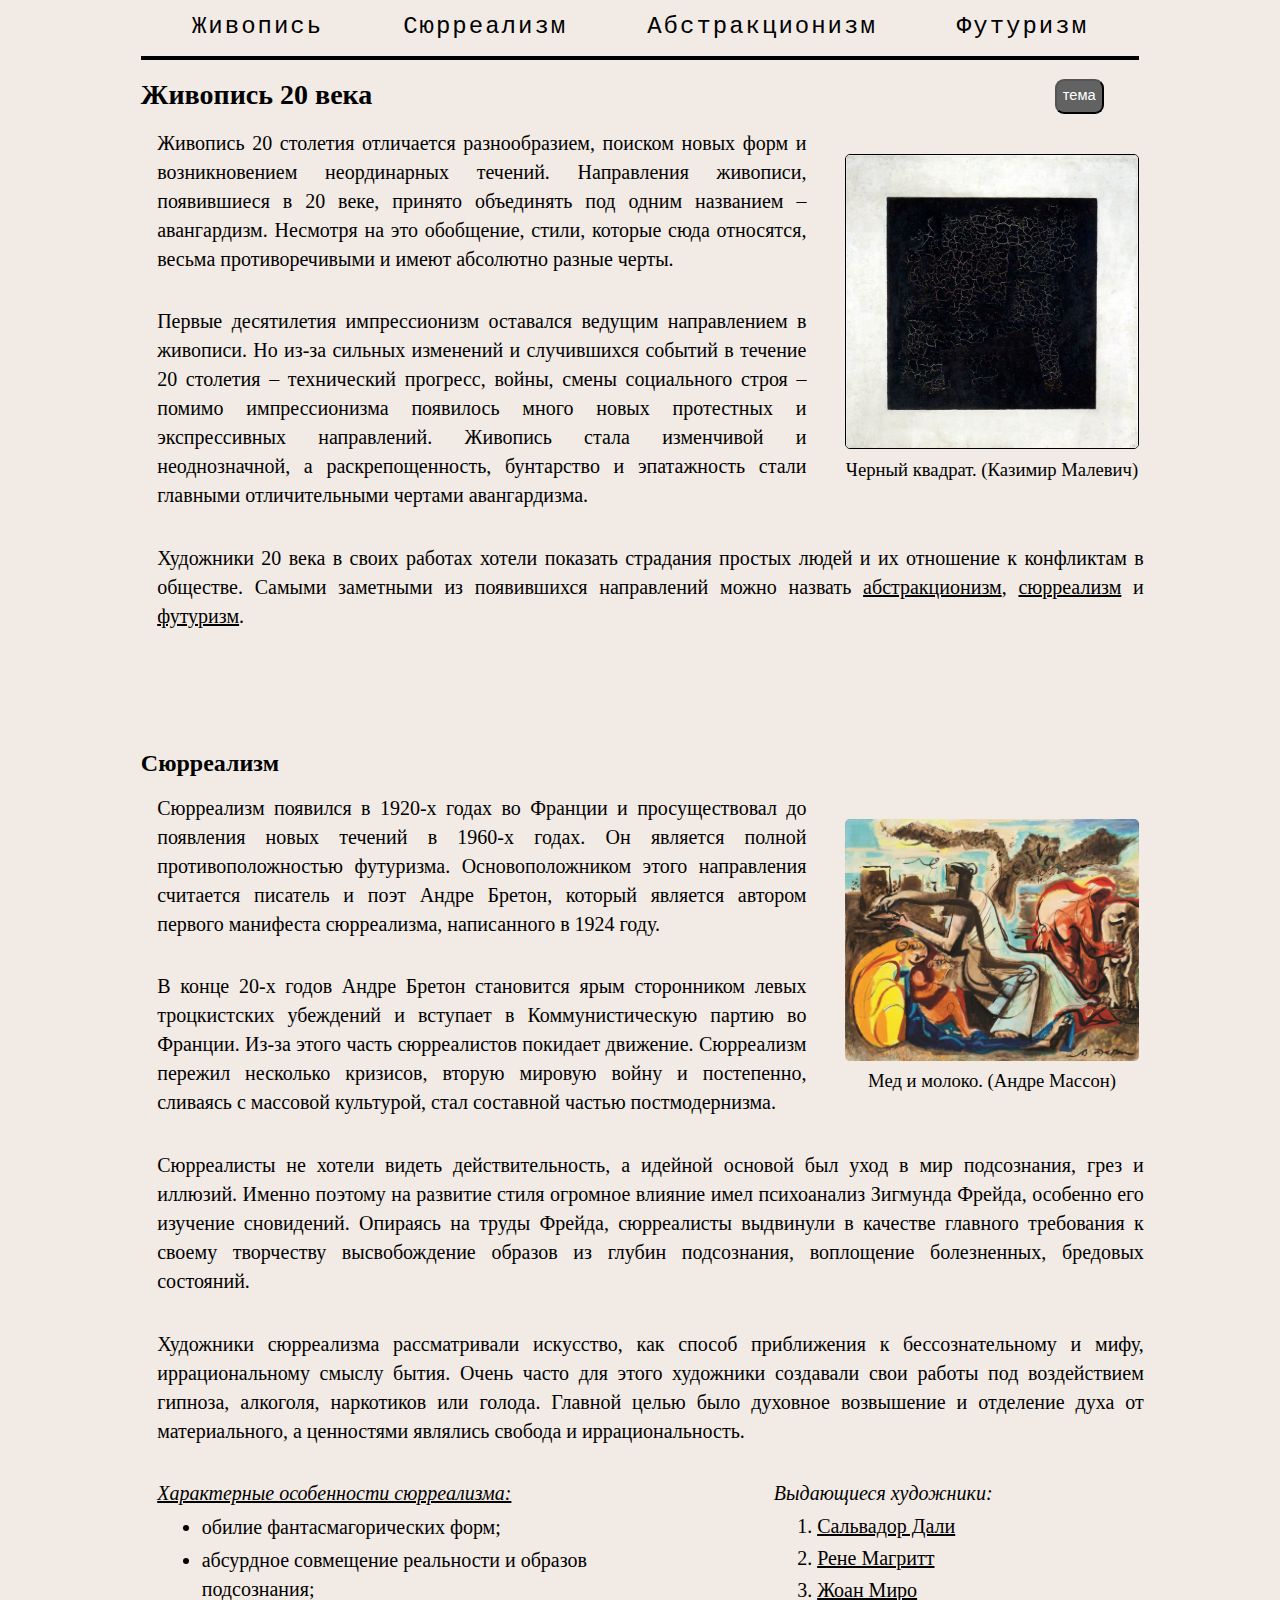
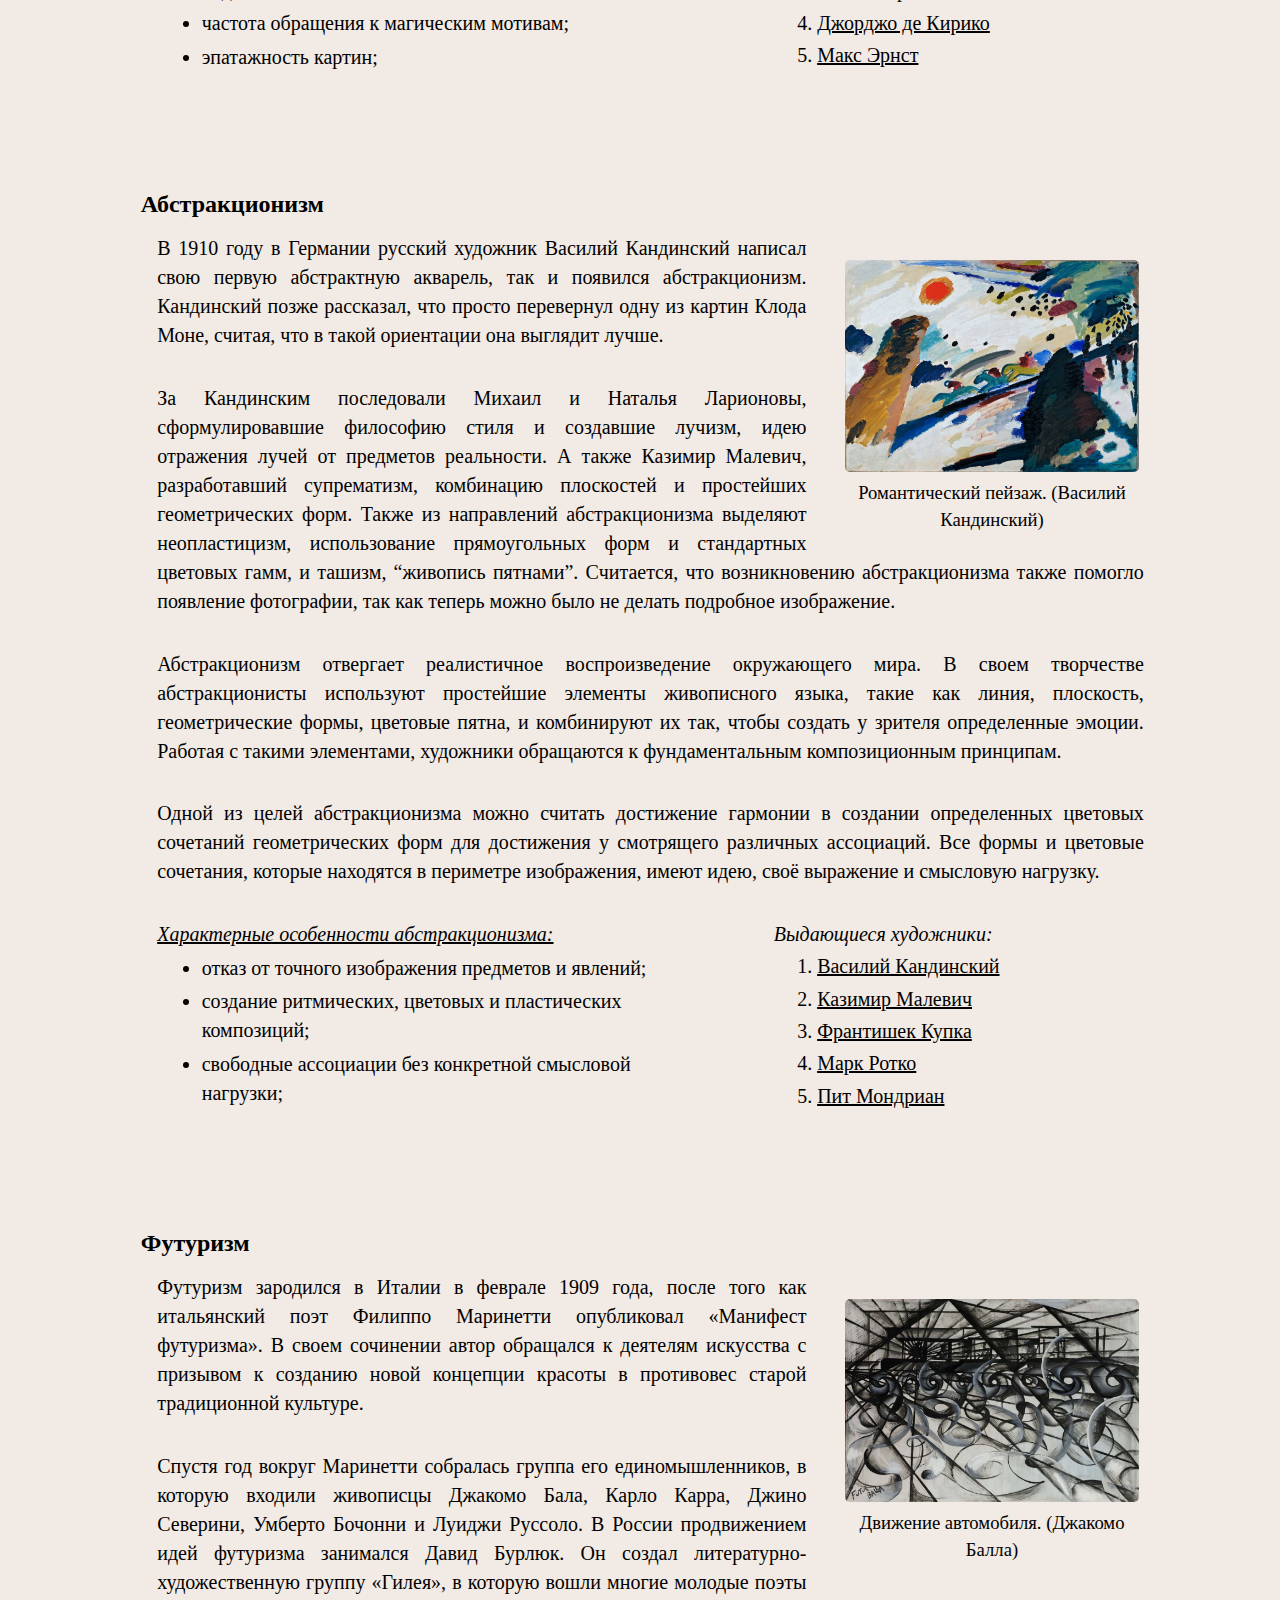
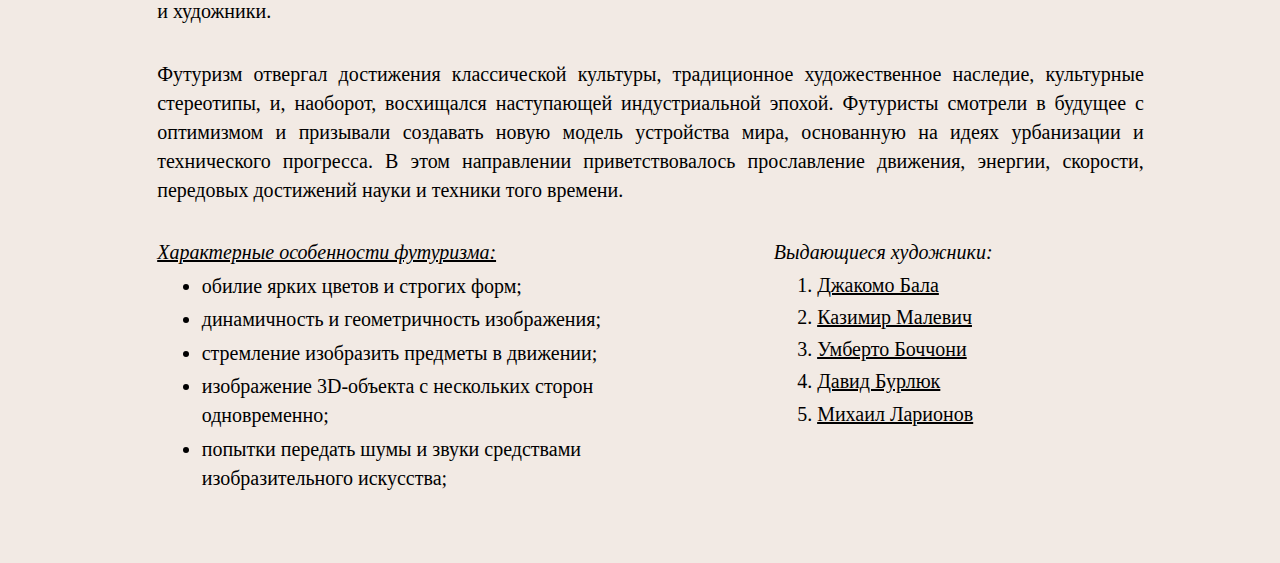
<file: glav.html>
<!DOCTYPE HTML>
<html>
	<head>
		<title>
			Живопись 20 века
		</title>
		<meta charset = 'utf-8'>
		<link rel = 'stylesheet' href = 'glav.css'>
	</head>
	<body class = 'light'>
		<header>
			<nav>
				<a href = 'glav.html' class = 'menu'>
					Живопись
				</a>
				<a href = 'sur.html' class = 'menu'>
					Сюрреализм
				</a>
				<a href = 'abs.html' class = 'menu'>
					Абстракционизм
				</a>
				<a href = 'f.html' class = 'menu'>
					Футуризм
				</a>
			</nav>

		</header>
		<main>
			<article class = 'g'>
				<h1 class = 'z'>
					Живопись 20 века
				</h1>
				<div class = 'tema'>
					<button class = 'button' onclick = 'smena()'>
						тема
					</button>
				</div>
			</article>
			<div class = 'kartiny_glav'>
				<img src = 'kartiny/kvadrat_glav.png' class = 'kar_glav bor'>
				<p class = 'podpis_glav'>
					Черный квадрат. (Казимир Малевич)
				</p>
			</div>
			<article class = 'one_glav'>
				<p class = 'text_glav'>
					Живопись 20 столетия отличается разнообразием, поиском новых форм и
					возникновением неординарных течений. Направления живописи, появившиеся в 20 веке,
					принято объединять под одним названием – авангардизм. Несмотря на это обобщение,
					стили, которые сюда относятся, весьма противоречивыми и имеют абсолютно разные
					черты.
				</p>
				<br>
				<p class = 'text_glav'>
					Первые десятилетия импрессионизм оставался ведущим направлением в живописи.
					Но из-за сильных изменений и случившихся событий в течение 20 столетия –
					технический прогресс, войны, смены социального строя – помимо импрессионизма
					появилось много новых протестных и экспрессивных направлений. Живопись стала
					изменчивой и неоднозначной, а раскрепощенность, бунтарство и эпатажность стали
					главными отличительными чертами авангардизма.
				</p>
				<br>
				<p class = 'text_glav'>
					Художники 20 века в своих работах хотели показать страдания простых людей и
					их отношение к конфликтам в обществе. Самыми заметными из появившихся направлений
					можно назвать <a href = '#abs' class = 'ss'> абстракционизм</a>, <a href = '#sur' class = 'ss'> сюрреализм</a>
					и <a href = '#futur' class = 'ss'> футуризм</a>.
				</p>
			</article>

			<h2 class = 'z_1'>
				<a name = 'sur'> Сюрреализм </a>
			</h2>
			<div class = 'kartiny_glav'>
				<img src = 'kartiny/med_glav.jpg' class = 'kar_glav'>
				<p class = 'podpis_glav'>
					Мед и молоко. (Андре Массон)
				</p>
			</div>
			<article class = 'one_glav'>
				<p class = 'text_glav'>
					Сюрреализм появился в 1920-х годах во Франции и просуществовал до
					появления новых течений в 1960-х годах. Он является полной противоположностью
					футуризма. Основоположником этого направления считается писатель и поэт
					Андре Бретон, который является автором первого манифеста сюрреализма,
					написанного в 1924 году.
				</p>
				<br>
				<p class = 'text_glav'>
					В конце 20-х годов Андре Бретон становится ярым
					сторонником левых троцкистских убеждений и вступает в Коммунистическую партию
					во Франции. Из-за этого часть сюрреалистов покидает движение. Сюрреализм пережил
					несколько кризисов, вторую мировую войну и постепенно, сливаясь с массовой
					культурой, стал составной частью постмодернизма.
				</p>
				<br>
				<p class = 'text_glav'>
					Сюрреалисты не хотели видеть действительность, а идейной основой был уход в
					мир подсознания, грез и иллюзий. Именно поэтому на развитие стиля огромное
					влияние имел психоанализ Зигмунда Фрейда, особенно его изучение сновидений.
					Опираясь на труды Фрейда, сюрреалисты выдвинули в качестве главного требования
					к своему творчеству высвобождение образов из глубин подсознания, воплощение
					болезненных, бредовых состояний.
				</p>
				<br>
				<p class = 'text_glav'>
					Художники сюрреализма рассматривали искусство,
					как способ приближения к бессознательному и мифу, иррациональному смыслу
					бытия. Очень часто для этого художники создавали свои работы под воздействием
					гипноза, алкоголя, наркотиков или голода. Главной целью было духовное возвышение
					и отделение духа от материального, а ценностями являлись свобода и иррациональность.
				</p>
				<br>
				<div class = 'spiski'>
					<article class = 'osob'>
						<i> <u> Характерные особенности сюрреализма: </u> </i>
						<ul>
							<li> обилие фантасмагорических форм; </li>
							<li> абсурдное совмещение реальности и образов подсознания; </li>
							<li> частота обращения к магическим мотивам; </li>
							<li> эпатажность картин; </li>
						</ul>
					</article>
					<article class = 'hud'>
						<i> Выдающиеся художники: </i>
						<ol class = 'ol_glav'>
							<li>
								<a href = 'sur.html#dali' class = 'ss'>
									Сальвадор Дали
								</a>
							</li>
							<li>
								<a href = 'sur.html#rene' class = 'ss'>
									Рене Магритт
								</a>
						 	</li>
							<li>
								<a href = 'sur.html#miro' class = 'ss'>
									Жоан Миро
								</a>
							</li>
							<li>
								<a href = 'sur.html#kiriko' class = 'ss'>
									Джорджо де Кирико
								</a>
							</li>
							<li>
								<a href = 'sur.html#ernst' class = 'ss'>
									Макс Эрнст
								</a>
							</li>
						</ol>
					</article>
			</article>

			<h2 class = 'z_1'>
				<a name = 'abs'> Абстракционизм </a>
			</h2>
			<div class = 'kartiny_glav'>
				<img src = 'kartiny/romantic_glav.jpeg' class = 'kar_glav'>
				<p class = 'podpis_glav'>
					Романтический пейзаж. (Василий Кандинский)
				</p>
			</div>
			<article class = 'one_glav'>
				<p class = 'text_glav'>
					В 1910 году в Германии русский художник Василий Кандинский написал
					свою первую абстрактную акварель, так и появился абстракционизм.
					Кандинский позже рассказал, что просто перевернул одну из картин Клода Моне,
					считая, что в такой ориентации она выглядит лучше.
				</p>
				<br>
				<p class = 'text_glav'>
					За Кандинским последовали Михаил и Наталья Ларионовы, сформулировавшие философию стиля и создавшие
					лучизм, идею отражения лучей от предметов реальности. А также Казимир Малевич,
					разработавший супрематизм, комбинацию плоскостей и простейших геометрических
					форм. Также из направлений абстракционизма выделяют неопластицизм,
					использование прямоугольных форм и стандартных цветовых гамм, и ташизм,
					“живопись пятнами”. Считается, что возникновению абстракционизма также
					помогло появление фотографии, так как теперь можно было не делать подробное
					изображение.
				</p>
				<br>
				<p class = 'text_glav'>
					Абстракционизм отвергает реалистичное воспроизведение окружающего мира.
					В своем творчестве абстракционисты используют простейшие элементы живописного
					языка, такие как линия, плоскость, геометрические формы, цветовые пятна,
					и комбинируют их так, чтобы создать у зрителя определенные эмоции. Работая
					с такими элементами, художники обращаются к фундаментальным композиционным
					принципам.
				</p>
				<br>
				<p class = 'text_glav'>
					Одной из целей абстракционизма можно считать достижение гармонии
					в создании определенных цветовых сочетаний геометрических форм для достижения
					у смотрящего различных ассоциаций. Все формы и цветовые сочетания, которые
					находятся в периметре изображения, имеют идею, своё выражение и смысловую нагрузку.
				</p>
				<br>
				<div class = 'spiski'>
					<article class = 'osob'>
						<i> <u> Характерные особенности абстракционизма: </u> </i>
						<ul>
							<li> отказ от точного изображения предметов и явлений; </li>
							<li> создание ритмических, цветовых и пластических композиций; </li>
							<li> свободные ассоциации без конкретной смысловой нагрузки; </li>
						</ul>
					</article>
					<article class = 'hud'>
						<i> Выдающиеся художники: </i>
						<ol class = 'ol_glav'>
							<li>
								<a href = 'abs.html#kand' class = 'ss'>
									Василий Кандинский
								</a>
							</li>
							<li>
								<a href = 'abs.html#malevich' class = 'ss'>
									Казимир Малевич
								</a>
						 	</li>
							<li>
								<a href = 'abs.html#kupka' class = 'ss'>
									Франтишек Купка
								</a>
							</li>
							<li>
								<a href = 'abs.html#rotko' class = 'ss'>
									Марк Ротко
								</a>
							</li>
							<li>
								<a href = 'abs.html#pit' class = 'ss'>
									Пит Мондриан
								</a>
							</li>
						</ol>
					</article>
			</article>

			<h2 class = 'z_1'>
				<a name = 'futur'> Футуризм </a>
			</h2>
			<div class = 'kartiny_glav'>
				<img src = 'kartiny/avtomobil_glav.jpg' class = 'kar_glav'>
				<p class = 'podpis_glav'>
					Движение автомобиля. (Джакомо Балла)
				</p>
			</div>
			<article class = 'one_glav'>
				<p class = 'text_glav'>
					Футуризм зародился в Италии в феврале 1909 года, после того как итальянский
					поэт Филиппо Маринетти опубликовал «Манифест футуризма». В своем сочинении автор
					обращался к деятелям искусства с призывом к созданию новой концепции красоты в
					противовес старой традиционной культуре.
				</p>
				<br>
				<p class = 'text_glav'>
					Спустя год вокруг Маринетти собралась
					группа его единомышленников, в которую входили живописцы Джакомо Бала,
					Карло Карра, Джино Северини, Умберто Бочонни и Луиджи Руссоло. В России
					продвижением идей футуризма занимался Давид Бурлюк. Он создал
					литературно-художественную группу «Гилея», в которую вошли многие молодые
					поэты и художники.
				</p>
				<br>
				<p class = 'text_glav'>
					Футуризм отвергал достижения классической культуры, традиционное художественное
					наследие, культурные стереотипы, и, наоборот, восхищался наступающей индустриальной
					эпохой. Футуристы смотрели в будущее с оптимизмом и призывали создавать новую модель
					устройства мира, основанную на идеях урбанизации и технического прогресса.
					В этом направлении приветствовалось прославление движения, энергии, скорости,
					передовых достижений науки и техники того времени.
				</p>
				<br>
				<div class = 'spiski'>
					<article class = 'osob'>
						<i> <u> Характерные особенности футуризма: </u> </i>
						<ul>
							<li> обилие ярких цветов и строгих форм; </li>
							<li> динамичность и геометричность изображения; </li>
							<li> стремление изобразить предметы в движении; </li>
							<li> изображение 3D-объекта с нескольких сторон одновременно; </li>
							<li> попытки передать шумы и звуки средствами изобразительного искусства; </li>
						</ul>
					</article>
					<article class = 'hud'>
						<i> Выдающиеся художники: </i>
						<ol class = 'ol_glav'>
							<li>
								<a href = 'f.html#bala' class = 'ss'>
									Джакомо Бала
								</a>
							</li>
							<li>
								<a href = 'f.html#russolo' class = 'ss'>
									Казимир Малевич
								</a>
						 	</li>
							<li>
								<a href = 'f.html#umberto' class = 'ss'>
									Умберто Боччони
								</a>
							</li>
							<li>
								<a href = 'f.html#david' class = 'ss'>
									Давид Бурлюк
								</a>
							</li>
							<li>
								<a href = 'f.html#larionov' class = 'ss'>
									Михаил Ларионов
								</a>
							</li>
						</ol>
					</article>
			</article>
			<br>
			<br>
			<br>
		</main>
	</body>
	<script src = 'glav.js'>
	</script>
</html>
</file>
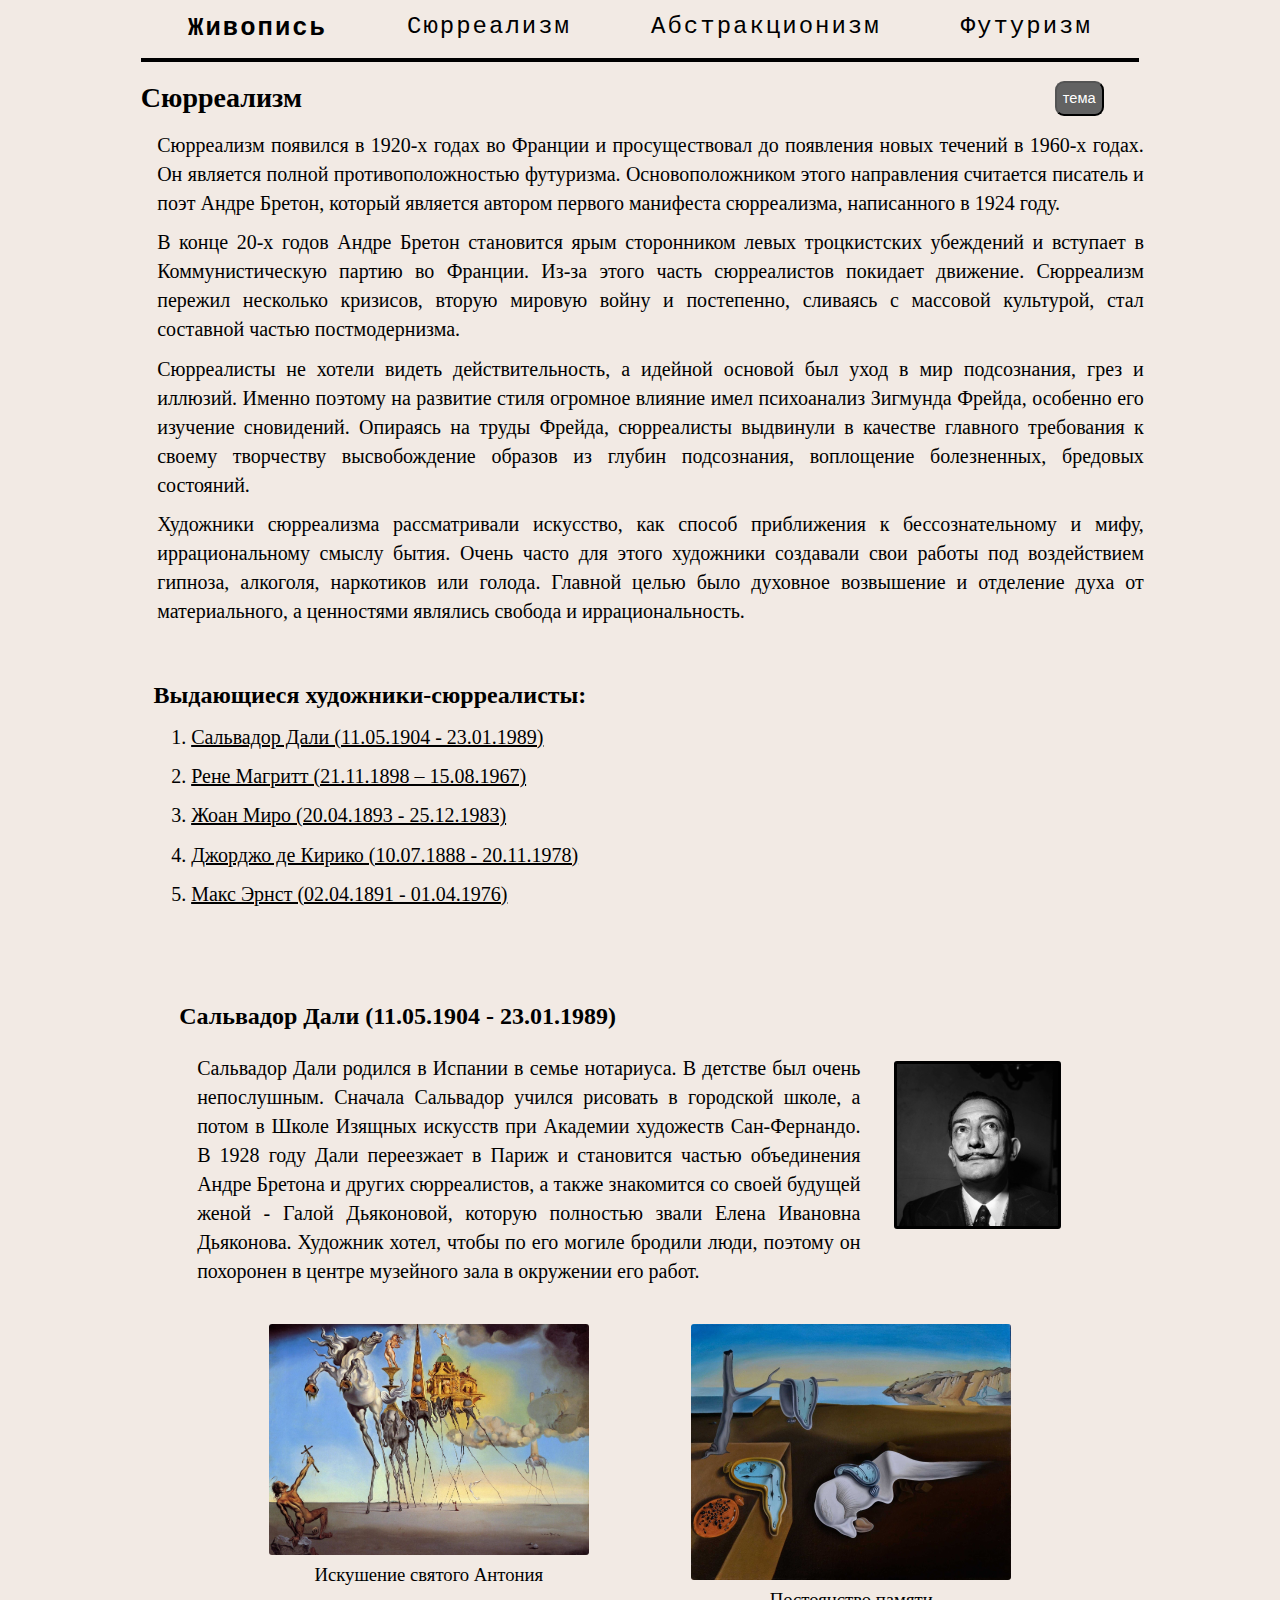
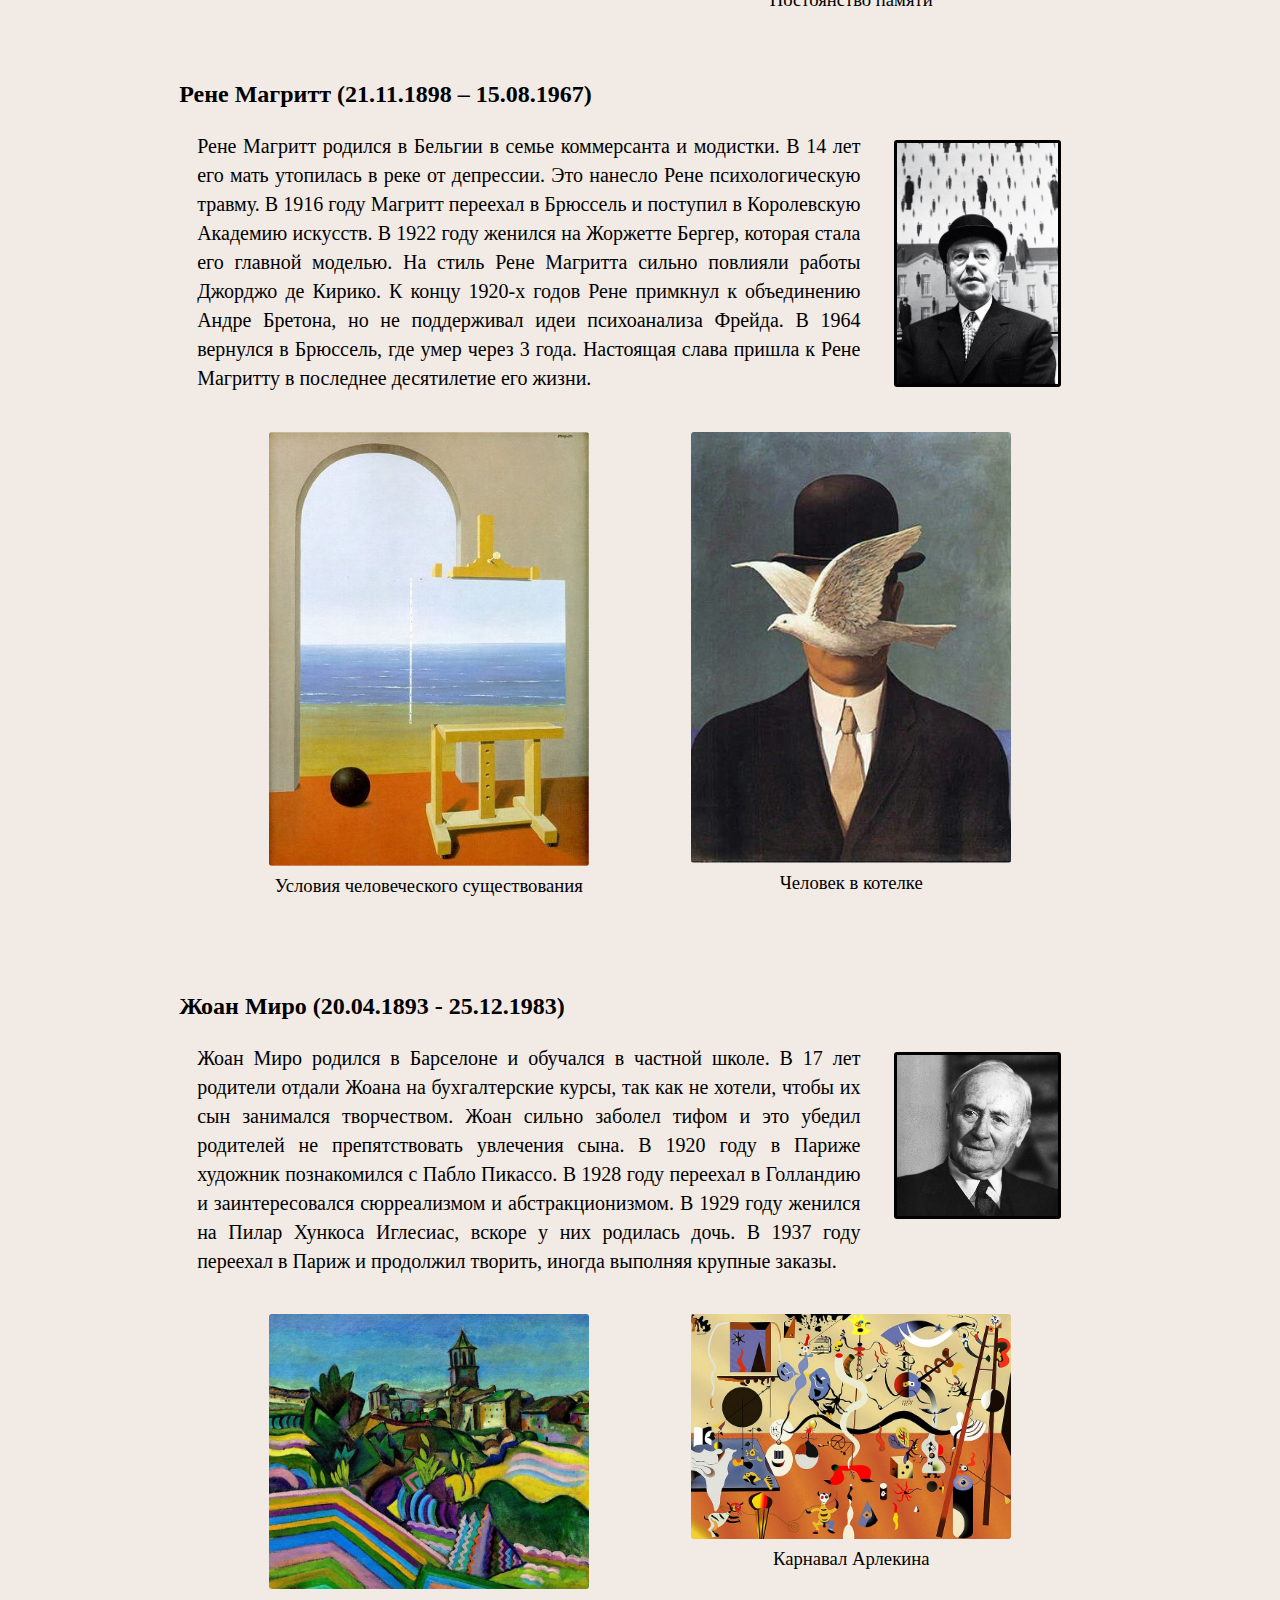
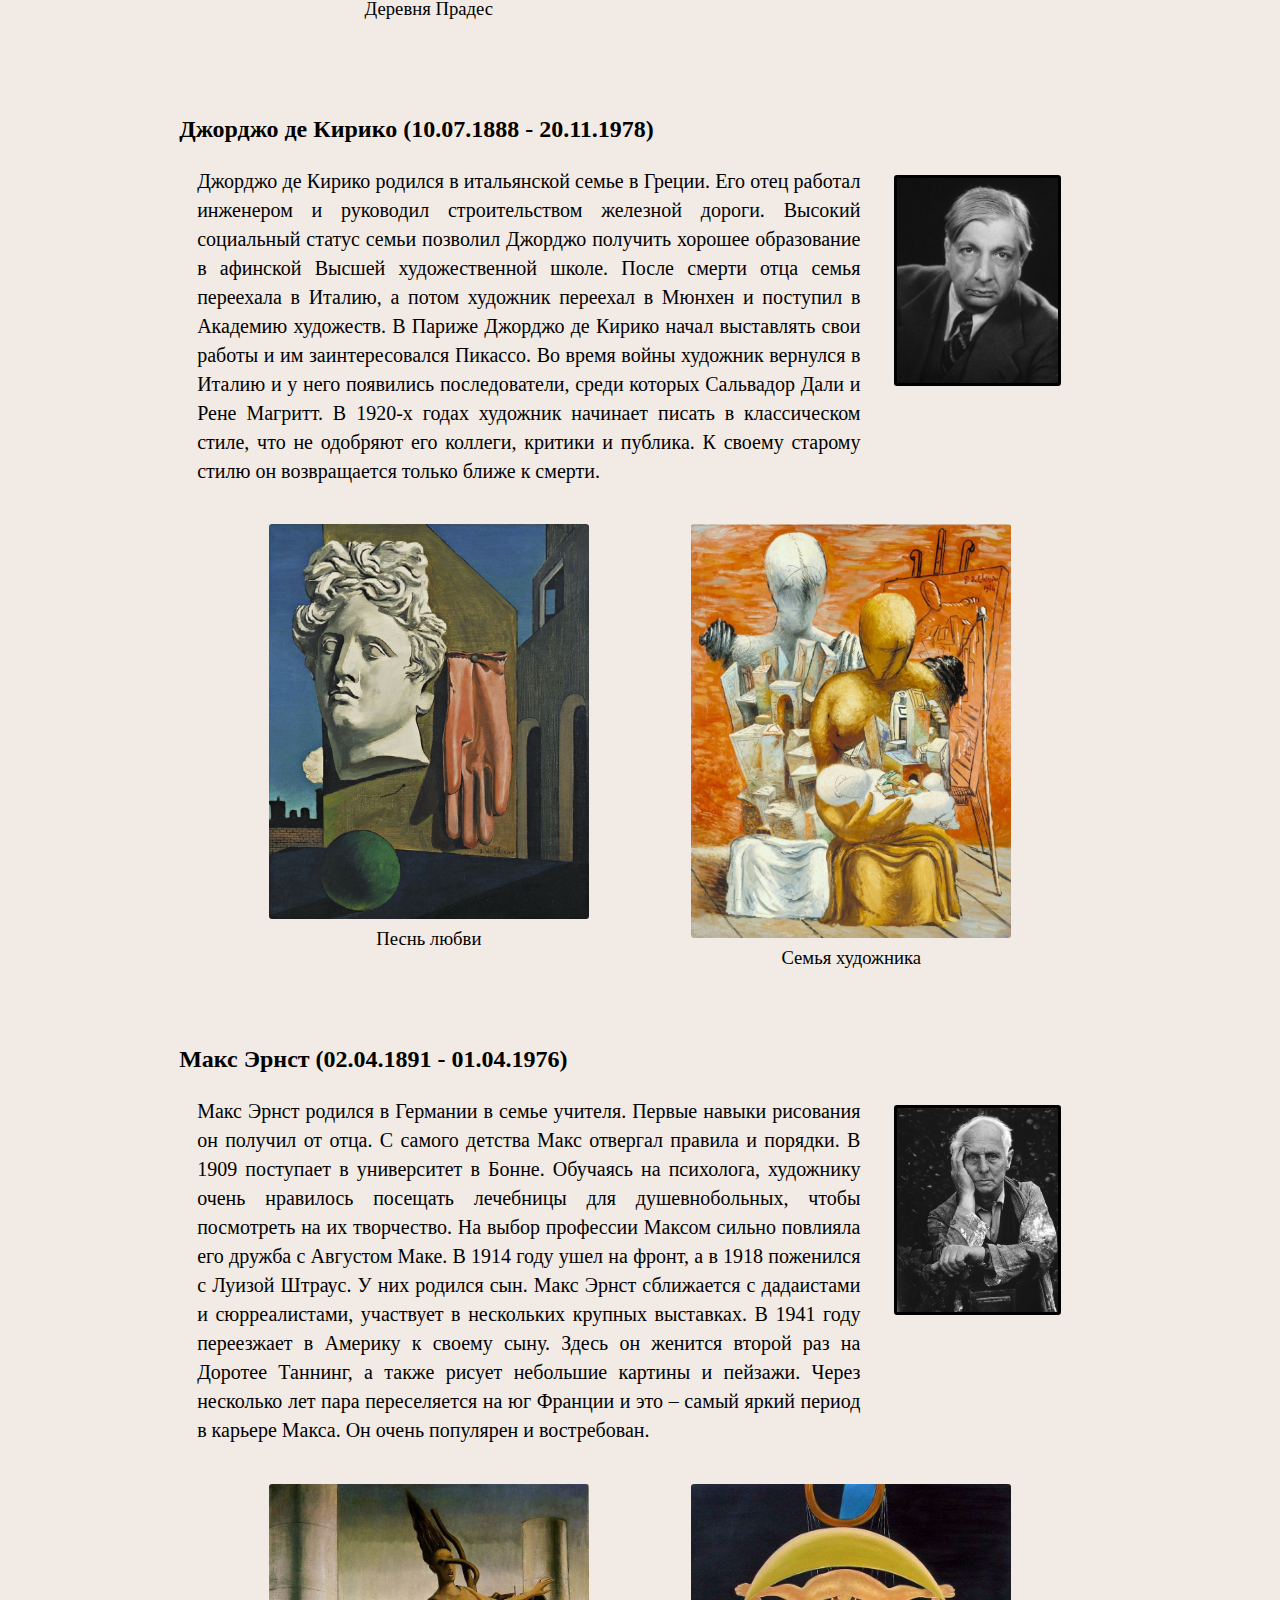
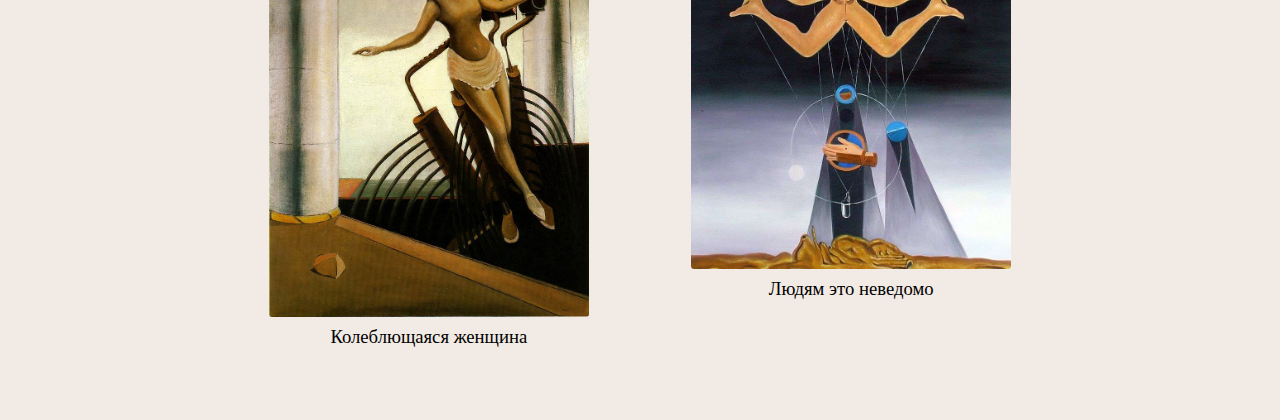
<file: sur.html>
<!DOCTYPE HTML>
<html>
	<head>
		<title>
			Сюрреализм
		</title>
		<meta charset = 'utf-8'>
		<meta name = 'viewport' content = 'width=device-width, initial-scale=1'>
		<link rel = 'stylesheet' href = 'glav.css'>
		<script src = 'glav.js'>
		</script>
	</head>
	<body class = 'light'>
		<header>
			<nav>
				<a href = 'index.html' class = 'menu1'>
					Живопись
				</a>
				<a href = 'sur.html' class = 'menu'>
					Сюрреализм
				</a>
				<a href = 'abs.html' class = 'menu'>
					Абстракционизм
				</a>
				<a href = 'f.html' class = 'menu'>
					Футуризм
				</a>
			</nav>
		</header>
		<main>
			<article class = 'g'>
				<h1 class = 'z'>
					Сюрреализм
				</h1>
				<div class = 'tema'>
					<button class = 'button' onclick = 'smena()'>
						тема
					</button>
				</div>
			</article>
			<article class = 'one_glav'>
				<p class = 'text_glav'>
					Сюрреализм появился в 1920-х годах во Франции и просуществовал до
					появления новых течений в 1960-х годах. Он является полной противоположностью
					футуризма. Основоположником этого направления считается писатель и поэт
					Андре Бретон, который является автором первого манифеста сюрреализма,
					написанного в 1924 году.
				</p>
				<p class = 'text_glav'>
					В конце 20-х годов Андре Бретон становится ярым
					сторонником левых троцкистских убеждений и вступает в Коммунистическую партию
					во Франции. Из-за этого часть сюрреалистов покидает движение. Сюрреализм пережил
					несколько кризисов, вторую мировую войну и постепенно, сливаясь с массовой
					культурой, стал составной частью постмодернизма.
				</p>
				<p class = 'text_glav'>
					Сюрреалисты не хотели видеть действительность, а идейной основой был уход в
					мир подсознания, грез и иллюзий. Именно поэтому на развитие стиля огромное
					влияние имел психоанализ Зигмунда Фрейда, особенно его изучение сновидений.
					Опираясь на труды Фрейда, сюрреалисты выдвинули в качестве главного требования
					к своему творчеству высвобождение образов из глубин подсознания, воплощение
					болезненных, бредовых состояний.
				</p>
				<p class = 'text_glav'>
					Художники сюрреализма рассматривали искусство,
					как способ приближения к бессознательному и мифу, иррациональному смыслу
					бытия. Очень часто для этого художники создавали свои работы под воздействием
					гипноза, алкоголя, наркотиков или голода. Главной целью было духовное возвышение
					и отделение духа от материального, а ценностями являлись свобода и иррациональность.
				</p>
			</article>
			<h2 class = 'z_f'>
				Выдающиеся художники-сюрреалисты:
			</h2>
			<ol>
				<li>
					<a href = '#dali' class = 'ss'> Сальвадор Дали (11.05.1904 - 23.01.1989)  </a>
				</li>
				<li>
					<a href = '#rene' class = 'ss'> Рене Магритт (21.11.1898 – 15.08.1967) </a>
				</li>
				<li>
					<a href = '#miro' class = 'ss'> Жоан Миро (20.04.1893 - 25.12.1983) </a>
				</li>
				<li>
					<a href = '#kiriko' class = 'ss'> Джорджо де Кирико (10.07.1888 - 20.11.1978) </a>
				</li>
				<li>
					<a href = '#ernst' class = 'ss'> Макс Эрнст (02.04.1891 - 01.04.1976) </a>
				</li>

			</ol>
			<h2 class = 'hud_f'>
				<a name = 'dali'> Сальвадор Дали (11.05.1904 - 23.01.1989) </a>
			</h2>

			<article class = 'one_f'>
				<img src = 'hud/dali.jpg' class = 'kar_l'>
				<p class = 'text_f'>
					Сальвадор Дали родился в Испании в семье нотариуса. В детстве был очень
					непослушным. Сначала Сальвадор учился рисовать в городской школе,
					а потом в Школе Изящных искусств при Академии художеств Сан-Фернандо.
					В 1928 году Дали переезжает в Париж и становится частью объединения
					Андре Бретона и других сюрреалистов, а также знакомится со своей
					будущей женой - Галой Дьяконовой, которую полностью звали Елена
					Ивановна Дьяконова. Художник хотел, чтобы по его могиле бродили
					люди, поэтому он похоронен в центре музейного зала в окружении его работ.
				</p>
			</article>
			<article class = 'rab_f_one'>
				<img src = 'kartiny/pamyat_dali.jpg' class = 'rab_f'>
				<p class = 'podpis_glav'>
					Постоянство памяти
				</p>
			</article>
			<article class = 'rab_f_two'>
				<img src = 'kartiny/anton_dali.jpg' class = 'rab_f'>
				<p class = 'podpis_glav'>
					Искушение святого Антония
				</p>
			</article>

			<h2 class = 'hud_f'>
				<a name = 'rene'> Рене Магритт (21.11.1898 – 15.08.1967) </a>
			</h2>
			<article class = 'one_f'>
				<img src = 'hud/rene.jpg' class = 'kar_l'>
				<p class = 'text_f'>
					Рене Магритт родился в Бельгии в семье коммерсанта и модистки.
					В 14 лет его мать утопилась в реке от депрессии. Это нанесло
					Рене психологическую травму. В 1916 году Магритт переехал в
					Брюссель и поступил в Королевскую Академию искусств. В 1922
					году женился на Жоржетте Бергер, которая стала его главной
					моделью. На стиль Рене Магритта сильно повлияли работы Джорджо
					де Кирико. К концу 1920-х годов Рене примкнул к объединению
					Андре Бретона, но не поддерживал идеи психоанализа Фрейда.
					В 1964 вернулся в Брюссель, где умер через 3 года. Настоящая
					слава пришла к Рене Магритту в последнее десятилетие его жизни.
				</p>
			</article>
			<article class = 'rab_f_one'>
				<img src = 'kartiny/kotelok_rene.jpg' class = 'rab_f'>
				<p class = 'podpis_glav'>
					Человек в котелке
				</p>
			</article>
			<article class = 'rab_f_two'>
				<img src = 'kartiny/uslovia_rene.jpg' class = 'rab_f'>
				<p class = 'podpis_glav'>
					Условия человеческого существования
				</p>
			</article>

			<h2 class = 'hud_f'>
				<a name = 'miro'> Жоан Миро (20.04.1893 - 25.12.1983) </a>
			</h2>
			<article class = 'one_f'>
				<img src = 'hud/miro.jpg' class = 'kar_l'>
				<p class = 'text_f'>
					Жоан Миро родился в Барселоне и обучался в частной школе. В 17 лет
					родители отдали Жоана на бухгалтерские курсы, так как не хотели,
					чтобы их сын занимался творчеством. Жоан сильно заболел тифом и
					это убедил родителей не препятствовать увлечения сына. В 1920 году в
					Париже художник познакомился с Пабло Пикассо. В 1928 году переехал в
					Голландию и заинтересовался сюрреализмом и абстракционизмом. В 1929
					году женился на Пилар Хункоса Иглесиас, вскоре у них родилась дочь.
					В 1937 году переехал в Париж и продолжил творить, иногда выполняя
					крупные заказы.
				</p>
			</article>
			<article class = 'rab_f_one'>
				<img src = 'kartiny/arlekin_miro.jpg' class = 'rab_f'>
				<p class = 'podpis_glav'>
					Карнавал Арлекина
				</p>
			</article>
			<article class = 'rab_f_two'>
				<img src = 'kartiny/derevnya_miro.jpg' class = 'rab_f'>
				<p class = 'podpis_glav'>
					Деревня Прадес
				</p>
			</article>

			<h2 class = 'hud_f'>
				<a name = 'kiriko'> Джорджо де Кирико (10.07.1888 - 20.11.1978) </a>
			</h2>
			<article class = 'one_f'>
				<img src = 'hud/kiriko.jpg' class = 'kar_l'>
				<p class = 'text_f'>
					Джорджо де Кирико родился в итальянской семье в Греции.
					Его отец работал инженером и руководил строительством
					железной дороги. Высокий социальный статус семьи позволил
					Джорджо получить хорошее образование в афинской Высшей
					художественной школе. После смерти отца семья переехала в
					Италию, а потом художник переехал в Мюнхен и поступил в
					Академию художеств. В Париже Джорджо де Кирико начал выставлять
					свои работы и им заинтересовался Пикассо. Во время войны
					художник вернулся в Италию и у него появились последователи,
					среди которых Сальвадор Дали и Рене Магритт. В 1920-х годах
					художник начинает писать в классическом стиле, что не одобряют
					его коллеги, критики и публика. К своему старому стилю он
					возвращается только ближе к смерти.
				</p>
			</article>
			<article class = 'rab_f_one'>
				<img src = 'kartiny/semya_kiriko.jpg' class = 'rab_f'>
				<p class = 'podpis_glav'>
					Семья художника
				</p>
			</article>
			<article class = 'rab_f_two'>
				<img src = 'kartiny/pesn_kiriko.jpg' class = 'rab_f'>
				<p class = 'podpis_glav'>
					Песнь любви
				</p>
			</article>

			<h2 class = 'hud_f'>
				<a name = 'ernst'> Макс Эрнст (02.04.1891 - 01.04.1976) </a>
			</h2>
			<article class = 'one_f'>
				<img src = 'hud/ernst.jpg' class = 'kar_l'>
				<p class = 'text_f'>
					Макс Эрнст родился в Германии в семье учителя. Первые навыки
					рисования он получил от отца. С самого детства Макс отвергал
					правила и порядки. В 1909 поступает в университет в Бонне.
					Обучаясь на психолога, художнику очень нравилось посещать лечебницы
					для душевнобольных, чтобы посмотреть на их творчество. На выбор
					профессии Максом сильно повлияла его дружба с Августом Маке.
					В 1914 году ушел на фронт, а в 1918 поженился с Луизой Штраус.
					У них родился сын. Макс Эрнст сближается с дадаистами и сюрреалистами,
					участвует в нескольких крупных выставках. В 1941 году переезжает в
					Америку к своему сыну. Здесь он женится второй раз на Доротее Таннинг,
					а также рисует небольшие картины и пейзажи. Через несколько лет пара
					переселяется на юг Франции и это – самый яркий период в карьере Макса.
					Он очень популярен и востребован.
				</p>
			</article>
			<article class = 'rab_f_one'>
				<img src = 'kartiny/ludy_ernst.jpg' class = 'rab_f'>
				<p class = 'podpis_glav'>
					Людям это неведомо
				</p>
			</article>
			<article class = 'rab_f_two'>
				<img src = 'kartiny/coleb_ernst.jpg' class = 'rab_f'>
				<p class = 'podpis_glav'>
					Колеблющаяся женщина
				</p>
			</article>
		</main>
		<br>
		<br>
		<br>
	</body>
</html>
</file>
<file: glav.css>
* {
  margin: 0px;
  line-height: 1.45;
  box-sizing: border-box;
}
body {
  min-width: 375px;
  min-height: 100vh;
  --bg-color: #f2eae4;
  background-color: var(--bg-color);
  color: var(--text-color);
}
.light {
  --bg-color: #f2eae4;
  --b-color: #626262;
  --text-color: black;
  --t-b-color: white;
}
.dark {
  --bg-color: #484848;
  --b-color: #ebebeb;
  --text-color: white;
  --t-b-color: black;
}
header {
  width: 78%;
  text-align: center;
  margin: auto;
}
nav {
  display: grid;
  grid-template-columns: repeat(4, min-content);
  border-bottom: solid 4px;
  border-bottom-color: var(--text-color);
  gap: 5rem;
  justify-content: center;
  font-size: 1.5rem;
  font-family: monospace;
  letter-spacing: 2px;
  padding-top: 10px;
  padding-bottom: 11px
}
.menu {
  text-decoration: none;
  color: var(--text-color);
}
.menu1 {
  text-decoration: none;
  color: var(--text-color);
  font-weight: bold;
  font-size: 1.6rem;
}
.ss {
  color: var(--text-color);
}
.g {
  display: grid;
  grid-template-columns: 88% 12%;
  margin: 1% 11% 0% 11%;
}
.tema {
  grid-area: 1/2/2/3;
  text-align: center;
}
.button {
  background-color: var(--b-color);
  height: 35px;
  font-size: 11pt;
  border-radius: 9px;
  color: var(--t-b-color);
  margin-top: 5%;
  text-align: center;
}

/* Главная */
.z{
  font-family: book antiqua;
  font-size: 21pt;
  margin-top: 0.3%;
}
.z_1 {
  font-family: book antiqua;
  margin-left: 11%;
  margin-top: 9%;
}
.one_glav {
  margin: 1% 9% 0% 9%;
  /*max-width: 95ch;*/
}
.kartiny_glav {
  float: right;
  margin: 3% 11% 1% 3%;
  width: 23%;
  text-align: center;
}
.kar_glav {
  width: 100%;
  border-radius: 5px;
}
.podpis_glav {
  font-family: cursive;
  font-size: 14pt;
}
.text_glav {
  text-align: justify;
  font-family: candara;
  font-size: 15pt;
  margin: 1% 2% 0% 4%;
}
.spiski {
  display: grid;
  grid-template-columns: 50% 50%;
  font-family: candara;
  font-size: 15pt;
  margin: 1% 2% 0% 4%;
}
.osob {
  grid-area: 1/1/2/2;
}
.hud {
  grid-area: 1/2/2/3;
  margin-left: 25%;
}
.ol_glav {
  margin: 0px;
}
li {
  font-family: candara;
  font-size: 15pt;
  margin-left: 1%;
  margin-top: 1%;
}


/* Футуризм */
.one_f {
  display: grid;
  grid-template-columns: 71% 29%;
  margin: 1% 9% 0% 9%;
}
.kar_l {
  grid-area: 1/2/2/3;
  width: 55%;
  height: auto;
  border-radius: 3px;
  margin: 5% 0% 0% 11%;
  border: solid black 3px;
}
.text_f {
  margin: 1% 0% 0% 11%;
  text-align: justify;
  font-family: candara;
  font-size: 15pt;
}
ol {
  margin-left: 11%;
  margin-right: 5%;
}
.z_f {
  font-family: book antiqua;
  margin-left: 12%;
  margin-top: 4%;
}
.hud_f  {
  font-family: book antiqua;
  margin-left: 14%;
  margin-top: 7%;
}
.rab_f_one {
  width: 25%;
  margin-top: 3%;
  margin-right: 21%;
  text-align: center;
  float: right;
}
.rab_f_two {
  width: 25%;
  margin: 3% 0% 0% 21%;
  text-align: center;
}
.rab_f {
  width: 100%;
  border-radius: 3px;
}

.bor {
  border: solid black 1px;
}
/* Медиа-запросы */
@media (max-width: 1024px) {
  .kartiny_glav {
    width: 39%;
  }
  .podpis_glav {
    font-size: 13.5pt;
  }
  .one_f {
    grid-template-columns: 61% 39%;
  }
  .kar_l {
    width: 71%;
  }
  nav {
    gap: 3rem;
    font-size: 1.4rem;
  }
  .menu1 {
    font-size: 1.5rem;
  }
  .rab_f_one {
    margin: 3% 14.5% 0% 0%;
    width: 34%;
  }
  .rab_f_two {
    margin: 3% 0% 0% 14.5%;
    width: 34%;
  }
}
/* меньше или равно 768px */
@media (max-width: 768px) {
  nav {
    gap: 1.3rem;
    font-size: 1.2rem;
  }
  .menu1 {
    font-size: 1.3rem;
  }
  .g {
    grid-template-columns: 83% 17%;
  }
  .spiski {
    display: block;
  }
  .hud {
    margin-left: 0%;
    margin-top: 7%;
  }
  .kartiny_glav {
    width: 62%;
    float: none;
    margin-left: 19%;
    margin-bottom: 5%;
  }
  .podpis_glav {
    font-size: 13pt;
  }
  .one_f {
    display: block;
  }
  .kar_l {
    width: 44%;
    margin: 1% 0% 1% 28%;
  }
  .text_f {
    max-width: 100%;
    margin: 1% 8% 0% 8%;
  }
  .rab_f_one {
    float: none;
    width: 58%;
    margin-left: 21%;
  }
  .rab_f_two {
    width: 58%;
    margin-left: 21%;
  }
}
@media (max-width: 425px) {
  nav {
    gap: 1rem;
    font-size: 1.2rem;
    grid-template-columns: repeat(2, 45%);
    grid-template-rows: repeat(2, min-content);
    letter-spacing: 0px;
  }
  .menu1 {
    font-size: 1.3rem;
  }
  .g {
    grid-template-columns: 77% 23%;
  }
  li {
    font-size: 14pt;
  }
  .z {
    font-size: 18pt;
  }
  .one_f {
    margin-top: 5%;
  }
  .text_f {
    margin: 1% 3% 0% 1%;
  }
  .z_1, .z_f, .hud_f {
    font-size: 16pt;
  }
  .kar_l {
    width: 58%;
    margin: 1% 0% 1% 21%;
  }
  .rab_f_one {
    width: 70%;
    margin-left: 15%;
  }
  .rab_f_two {
    width: 70%;
    margin-left: 15%;
  }
}
</file>
